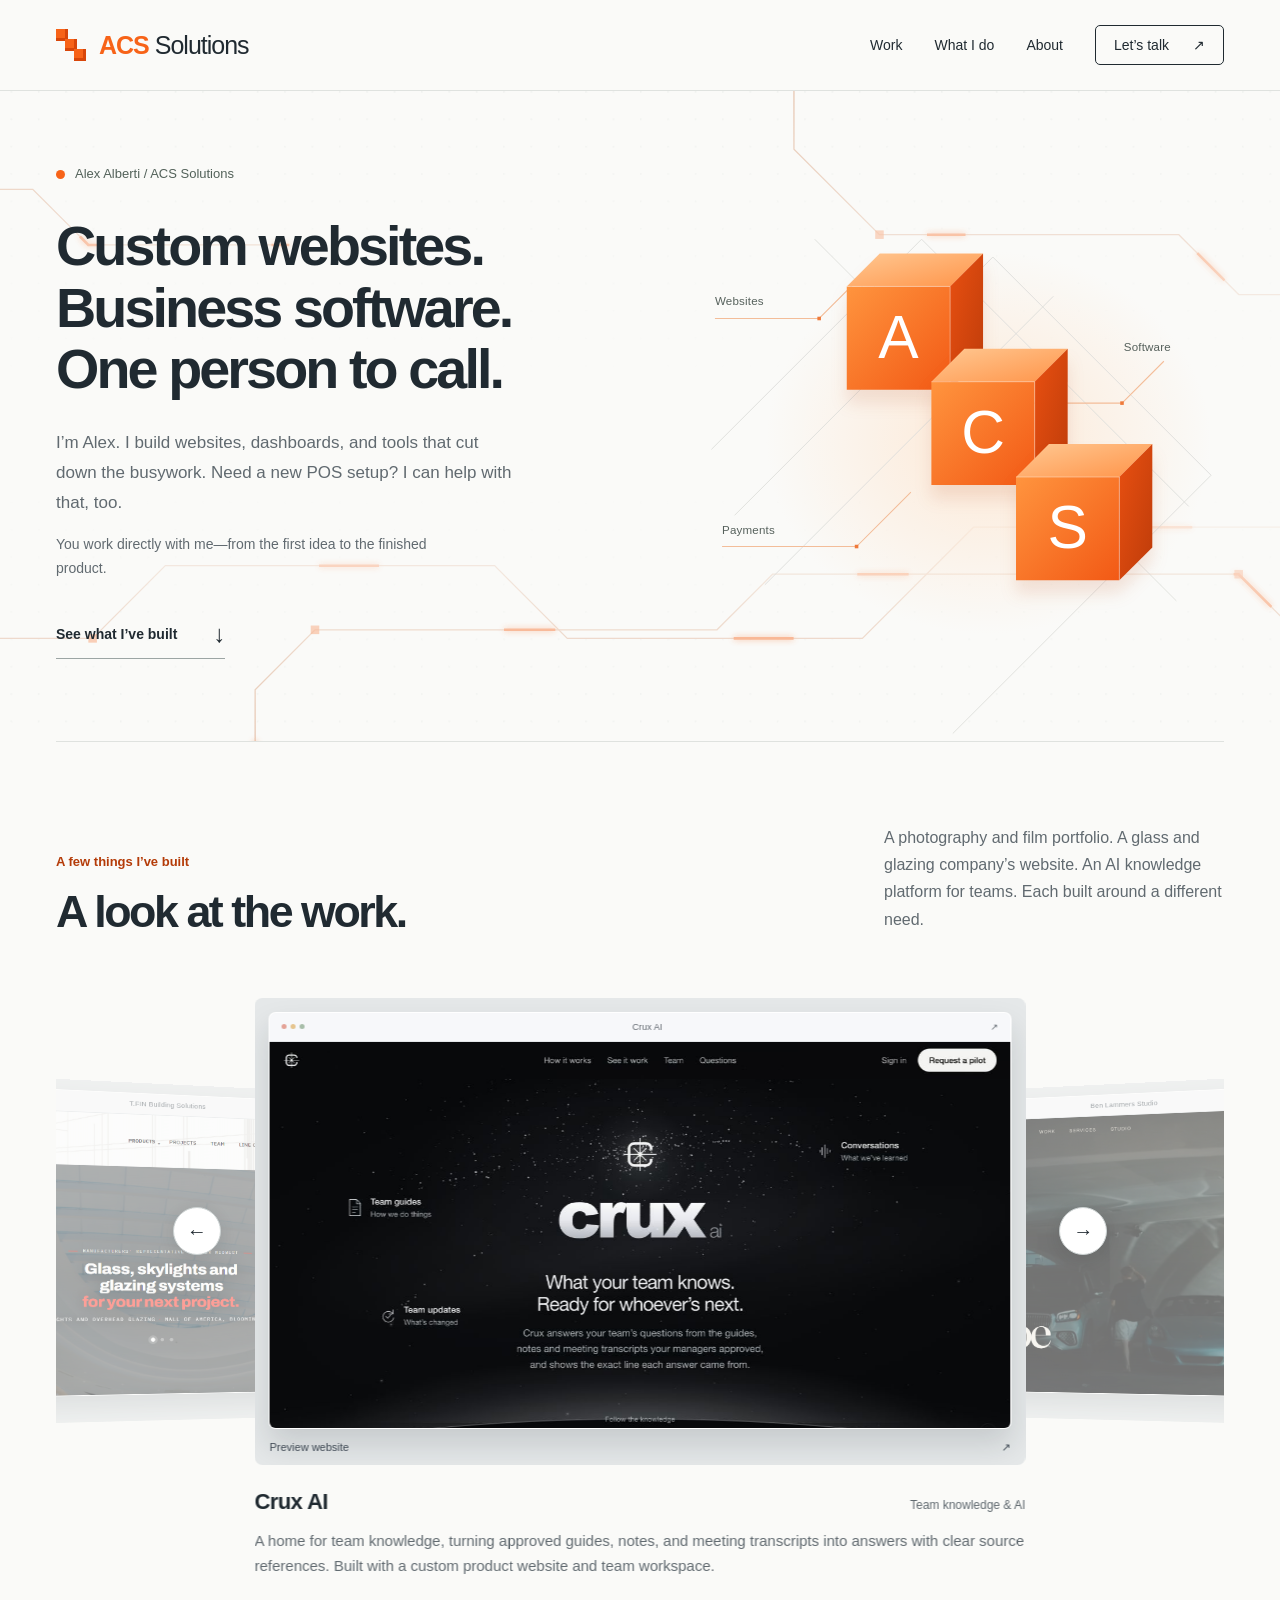
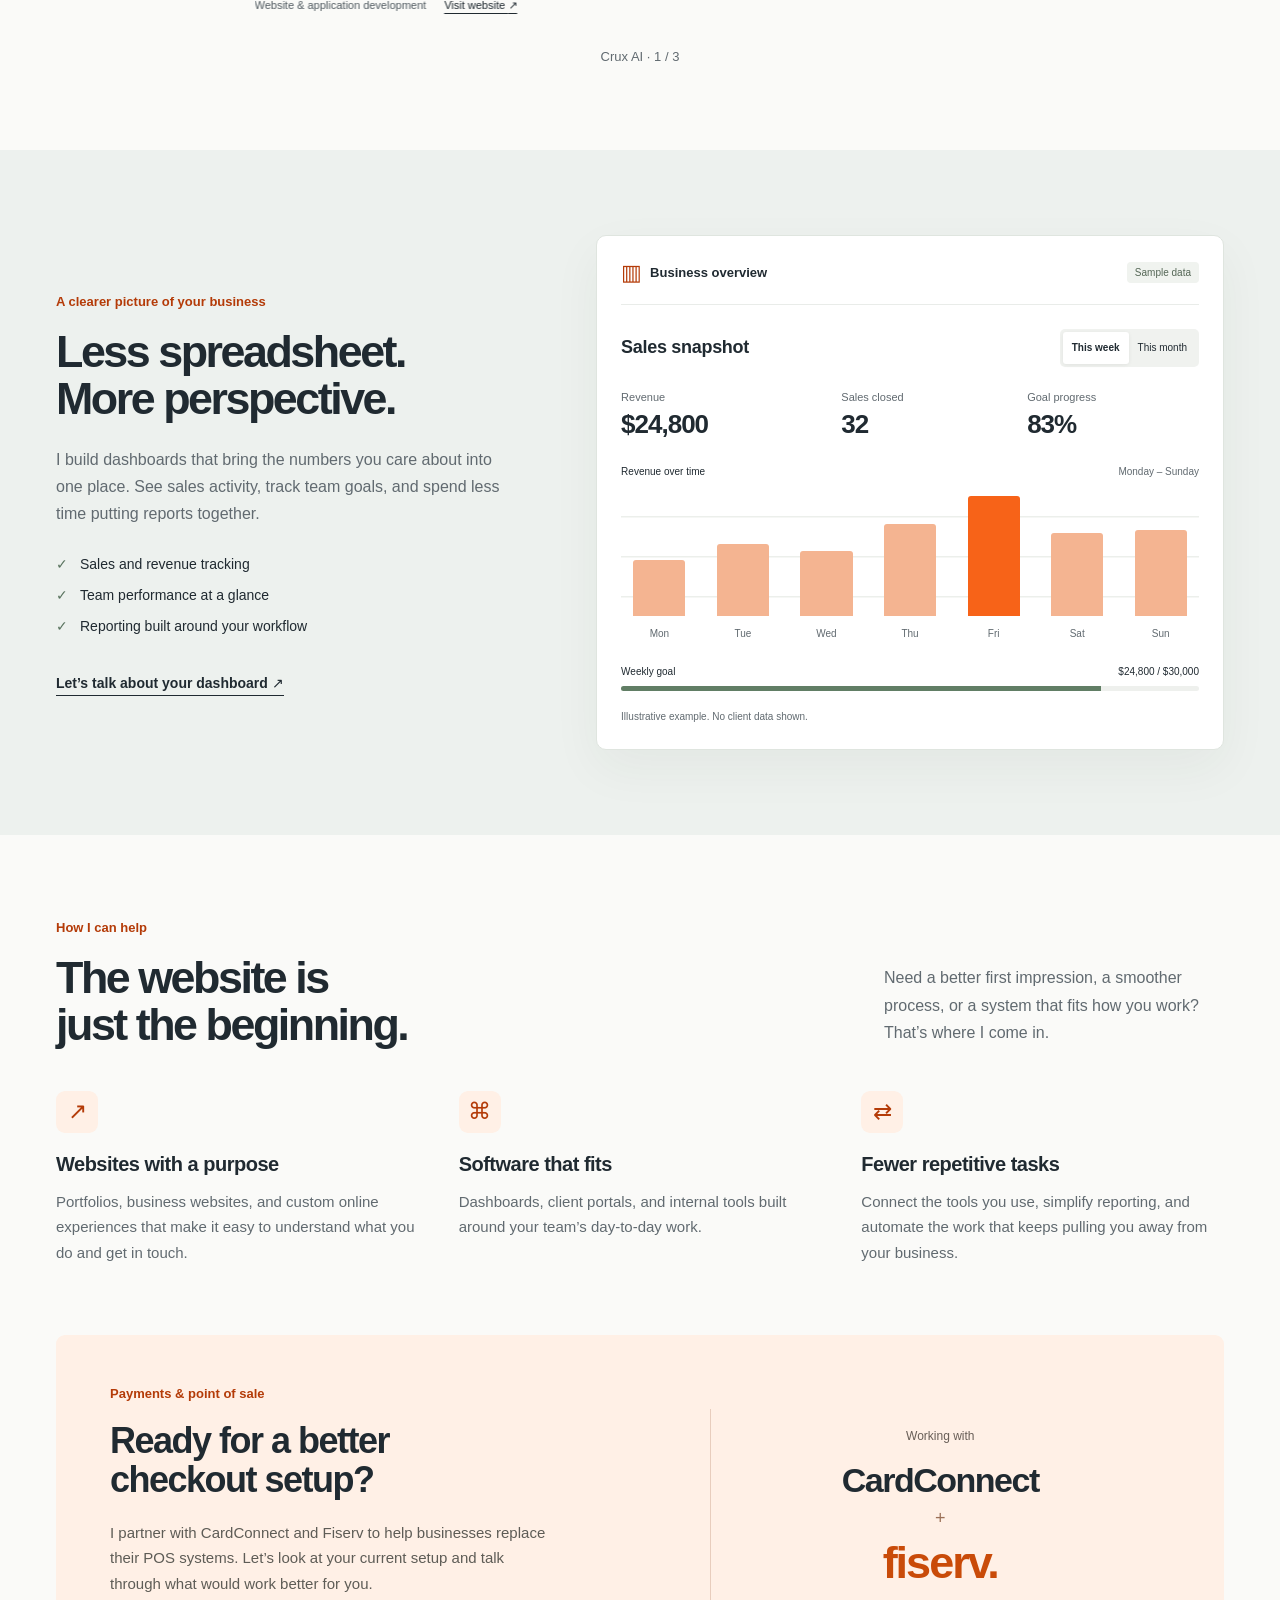
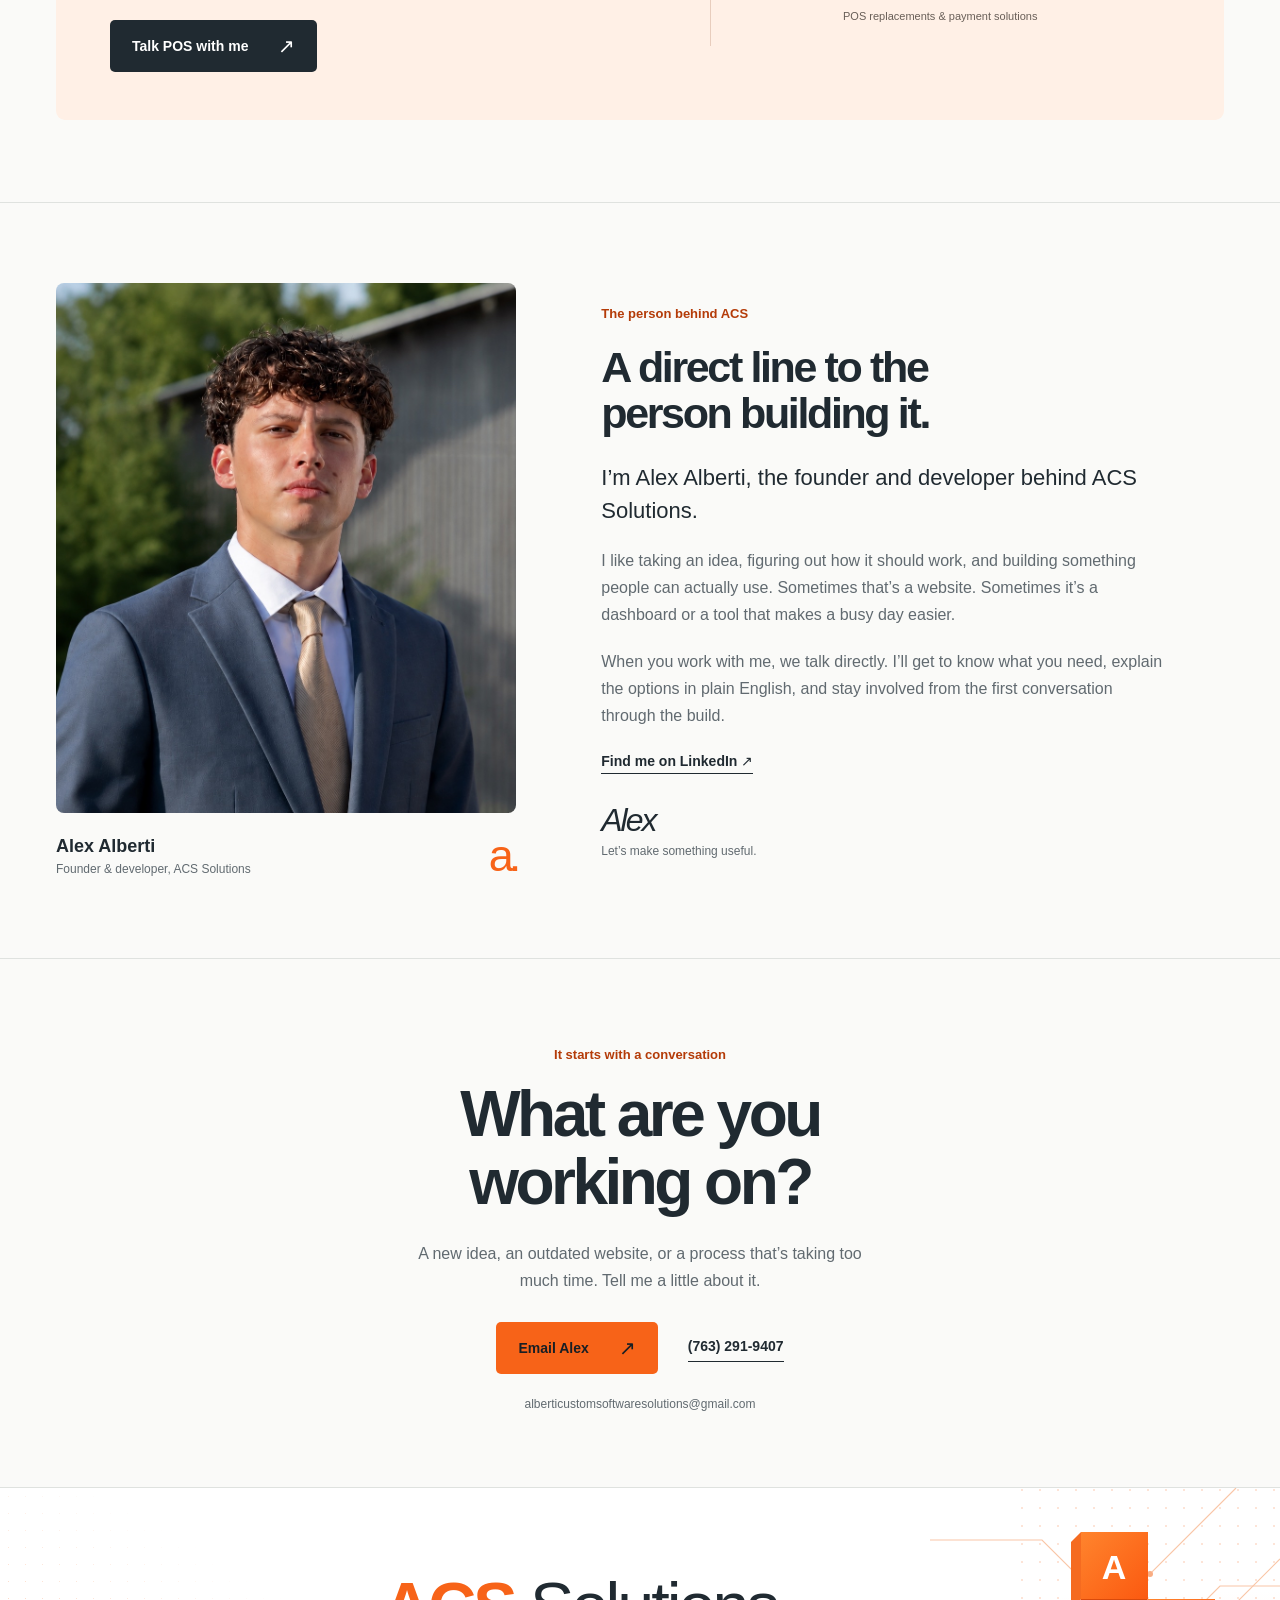
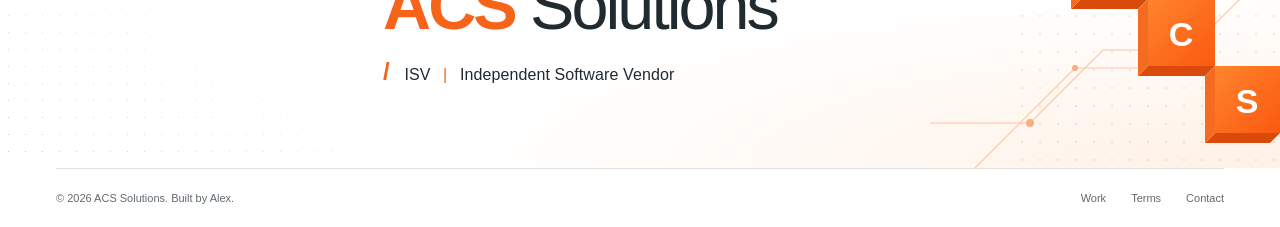
<file: index.html>
<!doctype html>
<html lang="en">
<head>
<meta charset="utf-8"><meta name="viewport" content="width=device-width,initial-scale=1">
<title>ACS Solutions | Websites, Software & POS with Alex Alberti</title>
<meta name="description" content="Work directly with Alex Alberti on custom websites, KPI dashboards, business software, and POS replacements through CardConnect and Fiserv partnerships.">
<link rel="canonical" href="https://acssolutions.xyz/"><meta name="theme-color" content="#fafaf8">
<meta property="og:type" content="website"><meta property="og:title" content="ACS Solutions | Built for your business. By Alex."><meta property="og:description" content="Custom websites, dashboards, software and payment solutions. Meet Alex and explore selected work."><meta property="og:url" content="https://acssolutions.xyz/"><meta property="og:image" content="https://acssolutions.xyz/assets/acs-brand-banner.png">
<link rel="icon" href="data:image/svg+xml,%3Csvg xmlns='http://www.w3.org/2000/svg' viewBox='0 0 32 32'%3E%3Crect width='32' height='32' rx='7' fill='%23f76318'/%3E%3Cpath d='M8 24 14 8h4l6 16h-4l-1-4h-6l-1 4zm6-7h4l-2-6z' fill='white'/%3E%3C/svg%3E">
<link rel="stylesheet" href="site.css?v=20261005-showcase-2"><script src="site.js?v=20261005-showcase-2" defer></script>
</head>
<body>
<a class="skip-link" href="#main">Skip to content</a>
<header class="site-header"><div class="container header-inner"><a class="brand" href="#" aria-label="ACS Solutions home"><span class="brand-mark" aria-hidden="true"><i></i><i></i><i></i></span><span><b>ACS</b> Solutions</span></a><nav aria-label="Main navigation"><a href="#work">Work</a><a href="#services">What I do</a><a href="#about">About</a><a class="nav-contact" href="#contact">Let’s talk <span aria-hidden="true">↗</span></a></nav></div></header>
<main id="main">
<section class="hero-scene" aria-labelledby="hero-title">
  <svg class="hero-circuit" viewBox="0 0 1600 760" preserveAspectRatio="xMidYMid slice" fill="none" aria-hidden="true">
    <defs><pattern id="hero-grid" width="32" height="32" patternUnits="userSpaceOnUse"><circle cx="1" cy="1" r=".8" fill="#b6c2be" opacity=".45"/></pattern></defs>
    <rect width="1600" height="760" fill="url(#hero-grid)"/>
    <g class="circuit-traces"><path d="M-60 640H160L245 555H630L715 640H1060L1190 510H1660"/><path d="M980 -60V68L1080 168H1430L1500 238H1660"/><path d="M-60 115H90L155 180H390"/><path d="M350 820V700L420 630H890L955 565H1500L1600 665"/></g>
    <g class="circuit-signals"><path d="M-60 640H160L245 555H630L715 640H1060L1190 510H1660"/><path d="M980 -60V68L1080 168H1430L1500 238H1660"/><path d="M-60 115H90L155 180H390"/><path d="M350 820V700L420 630H890L955 565H1500L1600 665"/></g>
    <g fill="#f76318" opacity=".65"><rect x="155" y="635" width="10" height="10"/><rect x="1075" y="163" width="10" height="10"/><rect x="415" y="625" width="10" height="10"/><rect x="1495" y="560" width="10" height="10"/></g>
  </svg>
  <div class="hero container">
    <div class="hero-copy"><p class="hello"><span aria-hidden="true"></span> Alex Alberti / ACS Solutions</p><h1 id="hero-title">Custom websites.<br>Business software.<br>One person to call.</h1><p class="hero-description">I’m Alex. I build websites, dashboards, and tools that cut down the busywork. Need a new POS setup? I can help with that, too.</p><p class="hero-personal">You work directly with me—from the first idea to the finished product.</p><a class="hero-work-link" href="#work"><span>See what I’ve built</span><span class="work-link-arrow" aria-hidden="true">↓</span></a></div>
    <div class="hero-identity">
      <svg class="acs-sculpture" viewBox="0 0 600 510" fill="none" role="img" aria-labelledby="sculpture-title sculpture-desc">
        <title id="sculpture-title">ACS Solutions</title><desc id="sculpture-desc">Three orange ACS blocks connect websites, software, and payments.</desc>
        <defs>
          <linearGradient id="acs-front" x1="0" y1="0" x2="1" y2="1"><stop stop-color="#ff943e"/><stop offset="1" stop-color="#f25915"/></linearGradient>
          <linearGradient id="acs-top" x1="0" y1="0" x2="1" y2="1"><stop stop-color="#ffc892"/><stop offset="1" stop-color="#ff9449"/></linearGradient>
          <linearGradient id="acs-side" x1="0" y1="0" x2="1" y2="1"><stop stop-color="#e95011"/><stop offset="1" stop-color="#be3c0a"/></linearGradient>
          <radialGradient id="acs-halo"><stop stop-color="#ffddbf" stop-opacity=".6"/><stop offset="1" stop-color="#ffddbf" stop-opacity="0"/></radialGradient>
        </defs>
        <ellipse cx="335" cy="290" rx="250" ry="215" fill="url(#acs-halo)"/>
        <g class="sculpture-guides" stroke="#dddeda" stroke-width="1"><path d="M50 372 340 82 585 327 295 617"/><path d="M24 298 260 62 560 362"/><path d="M84 450 408 126"/><path d="M140 62 546 468"/></g>
        <g stroke="#f3bd99" stroke-width="1.2"><path d="M28 151H145L190 106"/><path d="M343 246H485L532 199"/><path d="M36 407H187L248 346"/></g>
        <g class="sculpture-labels" fill="#56615c"><text x="28" y="136">Websites</text><text x="487" y="187">Software</text><text x="36" y="393">Payments</text></g>
        <g class="sculpture-cube sculpture-a">
          <path d="M176 115 213 78H329L292 115Z" fill="url(#acs-top)"/>
          <path d="M292 115 329 78V194L292 231Z" fill="url(#acs-side)"/>
          <path d="M176 115H292V231H176Z" fill="url(#acs-front)"/>
          <path d="M176 115H292V231" stroke="#fff" stroke-opacity=".4"/>
          <text x="234" y="195" text-anchor="middle">A</text>
        </g>
        <g class="sculpture-cube sculpture-c">
          <path d="M271 222 308 185H424L387 222Z" fill="url(#acs-top)"/>
          <path d="M387 222 424 185V301L387 338Z" fill="url(#acs-side)"/>
          <path d="M271 222H387V338H271Z" fill="url(#acs-front)"/>
          <path d="M271 222H387V338" stroke="#fff" stroke-opacity=".4"/>
          <text x="329" y="302" text-anchor="middle">C</text>
        </g>
        <g class="sculpture-cube sculpture-s">
          <path d="M366 329 403 292H519L482 329Z" fill="url(#acs-top)"/>
          <path d="M482 329 519 292V408L482 445Z" fill="url(#acs-side)"/>
          <path d="M366 329H482V445H366Z" fill="url(#acs-front)"/>
          <path d="M366 329H482V445" stroke="#fff" stroke-opacity=".4"/>
          <text x="424" y="409" text-anchor="middle">S</text>
        </g>
        <g class="sculpture-points" fill="#ef7a3a"><rect x="143" y="149" width="4" height="4"/><rect x="483" y="244" width="4" height="4"/><rect x="185" y="405" width="4" height="4"/></g>
      </svg>
    </div>
  </div>
</section>
<section class="work section container" id="work" aria-labelledby="work-title"><div class="section-intro"><div><p class="section-kicker">A few things I’ve built</p><h2 id="work-title">A look at the work.</h2></div><p>A photography and film portfolio. A glass and glazing company’s website. An AI knowledge platform for teams. Each built around a different need.</p></div><div class="showcase-shell"><div class="projects" role="region" aria-roledescription="carousel" aria-label="Featured websites" tabindex="0">
<article class="project"><button class="project-image crux-preview" data-preview="crux" aria-label="Enlarge Crux AI website preview">
      <span class="browser-frame"><span class="browser-chrome" aria-hidden="true"><span class="browser-dots"><i></i><i></i><i></i></span><span>Crux AI</span><span>↗</span></span><span class="browser-viewport"><img src="assets/crux-website.png" alt="Crux AI website with its team knowledge platform introduction" loading="lazy"></span></span>
      <span class="preview-label"><span>Preview website</span><span aria-hidden="true">↗</span></span></button><div class="project-heading"><h3>Crux AI</h3><span>Team knowledge &amp; AI</span></div><p>A home for team knowledge, turning approved guides, notes, and meeting transcripts into answers with clear source references. Built with a custom product website and team workspace.</p><div class="project-tags"><span>Website &amp; application development</span><a href="https://app.getcruxai.com" target="_blank" rel="noopener noreferrer">Visit website <span aria-hidden="true">↗</span></a></div></article>
<article class="project"><button class="project-image ben-preview" data-preview="ben" aria-label="Enlarge Ben Lammers Studio website preview">
      <span class="browser-frame"><span class="browser-chrome" aria-hidden="true"><span class="browser-dots"><i></i><i></i><i></i></span><span>Ben Lammers Studio</span><span>↗</span></span><span class="browser-viewport"><img src="assets/ben-lammers-full.png" alt="Full-page preview of the Ben Lammers Studio website" loading="lazy"></span></span>
      <span class="preview-label"><span>Preview website</span><span aria-hidden="true">↗</span></span></button><div class="project-heading"><h3>Ben Lammers Studio</h3><span>Photography & film</span></div><p>A visual home for Ben’s photography and films, with a portfolio that gives the work room to speak. Includes a client portal concept for sharing projects and progress.</p><div class="project-tags"><span>Website design & development</span><span>Client portal demo</span></div></article>
<article class="project"><button class="project-image tfin-preview" data-preview="tfin" aria-label="Enlarge T.FIN Building Solutions website preview">
      <span class="browser-frame"><span class="browser-chrome" aria-hidden="true"><span class="browser-dots"><i></i><i></i><i></i></span><span>T.FIN Building Solutions</span><span>↗</span></span><span class="browser-viewport"><img src="assets/tfin-full.png" alt="Full-page preview of the T.FIN Building Solutions website" loading="lazy"></span></span>
      <span class="preview-label"><span>Preview website</span><span aria-hidden="true">↗</span></span></button><div class="project-heading"><h3>T.FIN Building Solutions</h3><span>Glass & glazing</span></div><p>A new home for product lines, architectural projects, and quote requests. Built with content editing so the team can keep their own site up to date.</p><div class="project-tags"><span>Website & content management</span><a href="https://tfinbuildingsolutions.com" target="_blank" rel="noopener noreferrer">Visit website <span aria-hidden="true">↗</span></a></div></article>
</div><div class="showcase-controls"><button type="button" data-carousel="previous" aria-label="Previous website">←</button><p id="showcase-status" aria-live="polite">Crux AI · 1 / 3</p><button type="button" data-carousel="next" aria-label="Next website">→</button></div></div></section>
<section class="dashboard-section" id="dashboards" aria-labelledby="dashboard-title"><div class="container dashboard-layout"><div class="dashboard-copy"><p class="section-kicker">A clearer picture of your business</p><h2 id="dashboard-title">Less spreadsheet.<br>More perspective.</h2><p>I build dashboards that bring the numbers you care about into one place. See sales activity, track team goals, and spend less time putting reports together.</p><ul class="feature-list"><li>Sales and revenue tracking</li><li>Team performance at a glance</li><li>Reporting built around your workflow</li></ul><a class="text-link" href="#contact">Let’s talk about your dashboard <span aria-hidden="true">↗</span></a></div>
<div class="dashboard-demo" aria-label="Interactive dashboard example using sample data"><div class="dashboard-top"><span class="dashboard-brand"><span aria-hidden="true">▥</span> Business overview</span><span class="demo-label">Sample data</span></div><div class="dashboard-toolbar"><h3>Sales snapshot</h3><div class="period-switch" role="group" aria-label="Dashboard reporting period"><button type="button" data-period="week" aria-pressed="true">This week</button><button type="button" data-period="month" aria-pressed="false">This month</button></div></div><div class="dashboard-metrics" aria-live="polite" aria-atomic="true"><div><span>Revenue</span><strong id="revenue">$24,800</strong></div><div><span>Sales closed</span><strong id="sales">32</strong></div><div><span>Goal progress</span><strong id="goal">83%</strong></div></div><div class="chart-heading"><span>Revenue over time</span><span id="chart-period">Monday – Sunday</span></div><div class="bar-chart" role="img" aria-label="Sample daily revenue: Monday $2,400, Tuesday $3,100, Wednesday $2,800, Thursday $4,000, Friday $5,200, Saturday $3,600, Sunday $3,700."><div><i style="--height:46%"></i><span>Mon</span></div><div><i style="--height:60%"></i><span>Tue</span></div><div><i style="--height:54%"></i><span>Wed</span></div><div><i style="--height:77%"></i><span>Thu</span></div><div><i style="--height:100%"></i><span>Fri</span></div><div><i style="--height:69%"></i><span>Sat</span></div><div><i style="--height:71%"></i><span>Sun</span></div></div><div class="dashboard-bottom"><span>Weekly goal</span><strong id="goal-fraction">$24,800 / $30,000</strong></div><div class="goal-track"><span style="width:83%"></span></div><p class="demo-note">Illustrative example. No client data shown.</p></div></div></section>
<section class="services section container" id="services" aria-labelledby="services-title"><div class="section-intro"><div><p class="section-kicker">How I can help</p><h2 id="services-title">The website is<br>just the beginning.</h2></div><p>Need a better first impression, a smoother process, or a system that fits how you work? That’s where I come in.</p></div><div class="service-grid"><article><span class="service-icon" aria-hidden="true">↗</span><h3>Websites with a purpose</h3><p>Portfolios, business websites, and custom online experiences that make it easy to understand what you do and get in touch.</p></article><article><span class="service-icon" aria-hidden="true">⌘</span><h3>Software that fits</h3><p>Dashboards, client portals, and internal tools built around your team’s day-to-day work.</p></article><article><span class="service-icon" aria-hidden="true">⇄</span><h3>Fewer repetitive tasks</h3><p>Connect the tools you use, simplify reporting, and automate the work that keeps pulling you away from your business.</p></article></div>
<article class="payments"><div class="payments-copy"><p class="section-kicker">Payments & point of sale</p><h3>Ready for a better<br>checkout setup?</h3><p>I partner with CardConnect and Fiserv to help businesses replace their POS systems. Let’s look at your current setup and talk through what would work better for you.</p><a class="button dark" href="mailto:alberticustomsoftwaresolutions@gmail.com?subject=Let%E2%80%99s%20talk%20POS">Talk POS with me <span aria-hidden="true">↗</span></a></div><div class="payments-partners"><span class="partner-label">Working with</span><span class="partner-name">CardConnect</span><span class="partner-divider" aria-hidden="true">+</span><span class="partner-name fiserv">fiserv.</span><p>POS replacements & payment solutions</p></div></article></section>
<section class="about-section" id="about" aria-labelledby="about-title"><div class="container about-layout"><figure class="portrait"><img src="assets/alex-alberti.png" alt="Alex Alberti in a blue suit with trees in the background" width="1402" height="1122" loading="lazy"><figcaption><span><strong>Alex Alberti</strong><span>Founder & developer, ACS Solutions</span></span><span class="portrait-symbol" aria-hidden="true">a.</span></figcaption></figure><div class="about-copy"><p class="section-kicker">The person behind ACS</p><h2 id="about-title">A direct line to the<br>person building it.</h2><p class="about-lead">I’m Alex Alberti, the founder and developer behind ACS Solutions.</p><p>I like taking an idea, figuring out how it should work, and building something people can actually use. Sometimes that’s a website. Sometimes it’s a dashboard or a tool that makes a busy day easier.</p><p>When you work with me, we talk directly. I’ll get to know what you need, explain the options in plain English, and stay involved from the first conversation through the build.</p><a class="text-link" href="https://www.linkedin.com/in/alex-alberti-95018220a/" target="_blank" rel="noopener noreferrer">Find me on LinkedIn <span aria-hidden="true">↗</span></a><div class="signature">Alex <span>Let’s make something useful.</span></div></div></div></section>
<section class="contact section container" id="contact" aria-labelledby="contact-title"><p class="section-kicker">It starts with a conversation</p><h2 id="contact-title">What are you<br>working on?</h2><p>A new idea, an outdated website, or a process that’s taking too much time. Tell me a little about it.</p><div class="contact-actions"><a class="button primary" href="mailto:alberticustomsoftwaresolutions@gmail.com?subject=Project%20idea%20for%20ACS">Email Alex <span aria-hidden="true">↗</span></a><a class="text-link" href="tel:+17632919407">(763) 291-9407</a></div><a class="contact-email" href="mailto:alberticustomsoftwaresolutions@gmail.com">alberticustomsoftwaresolutions@gmail.com</a></section>
</main>
<footer class="site-footer">
  <div class="footer-brand" aria-label="ACS Solutions, Independent Software Vendor">
    <div class="footer-wordmark"><p><strong>ACS</strong> Solutions</p><span><b aria-hidden="true">/</b> ISV <i aria-hidden="true">|</i> Independent Software Vendor</span></div>
    <svg class="footer-circuit" viewBox="0 0 350 280" fill="none" aria-hidden="true">
      <defs><linearGradient id="cube-front" x1="0" y1="0" x2="1" y2="1"><stop stop-color="#ff842d"/><stop offset="1" stop-color="#fb5910"/></linearGradient><pattern id="circuit-dots" width="18" height="18" patternUnits="userSpaceOnUse"><circle cx="2" cy="2" r="1" fill="#f76318" opacity=".23"/></pattern></defs>
      <rect x="80" y="0" width="270" height="280" fill="url(#circuit-dots)"/>
      <g stroke="#f9c6a7" stroke-width="1.2"><path d="M0 52H112L146 86H220L306 0"/><path d="M0 235H100L173 162H259L350 71"/><path d="M45 280L145 180H208L290 98H350"/></g>
      <g fill="#f9ad83"><circle cx="100" cy="235" r="4"/><circle cx="145" cy="180" r="3"/><circle cx="220" cy="86" r="3"/></g>
      <g class="footer-cube cube-a"><path d="M151 44H218V111H151Z" fill="url(#cube-front)"/><path d="M151 111H218L208 121H141Z" fill="#d94a0b"/><path d="M141 54L151 44V111L141 121Z" fill="#f56b20"/><text x="184" y="91" text-anchor="middle">A</text></g>
      <g class="footer-cube cube-c"><path d="M218 111H285V178H218Z" fill="url(#cube-front)"/><path d="M218 178H285L275 188H208Z" fill="#d94a0b"/><path d="M208 121L218 111V178L208 188Z" fill="#f56b20"/><text x="251" y="158" text-anchor="middle">C</text></g>
      <g class="footer-cube cube-s"><path d="M285 178H350V245H285Z" fill="url(#cube-front)"/><path d="M285 245H350L340 255H275Z" fill="#d94a0b"/><path d="M275 188L285 178V245L275 255Z" fill="#f56b20"/><text x="317" y="225" text-anchor="middle">S</text></g>
    </svg>
  </div>
  <div class="container"><div class="footer-bottom"><span>© <span id="year">2026</span> ACS Solutions. Built by Alex.</span><div><a href="#work">Work</a><a href="terms.html">Terms</a><a href="#contact">Contact</a></div></div></div>
</footer>
<dialog id="project-dialog" aria-labelledby="preview-title"><div class="dialog-heading"><h2 id="preview-title">Project preview</h2><button type="button" class="close-dialog" aria-label="Close project preview">✕</button></div><img id="preview-image" src="assets/ben-lammers-website.png" alt=""><p id="preview-description"></p></dialog>
</body></html>
</file>
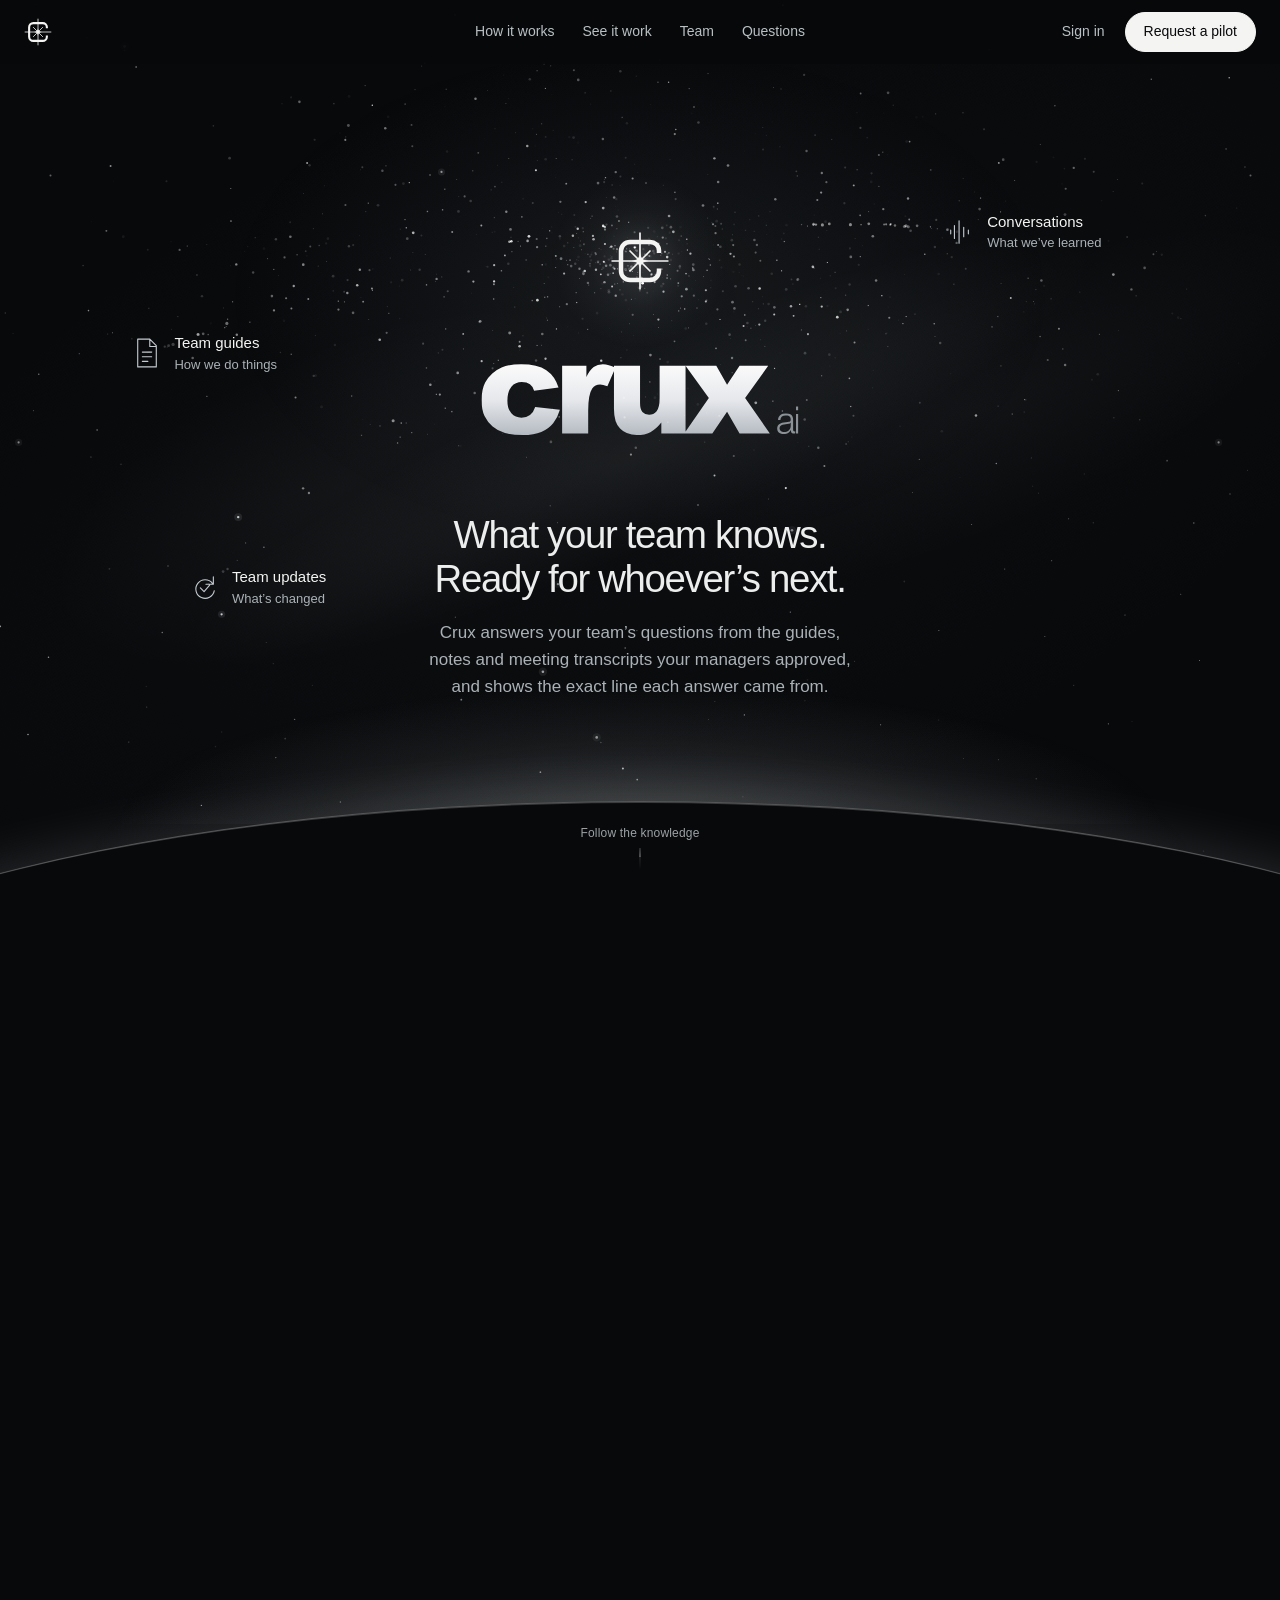
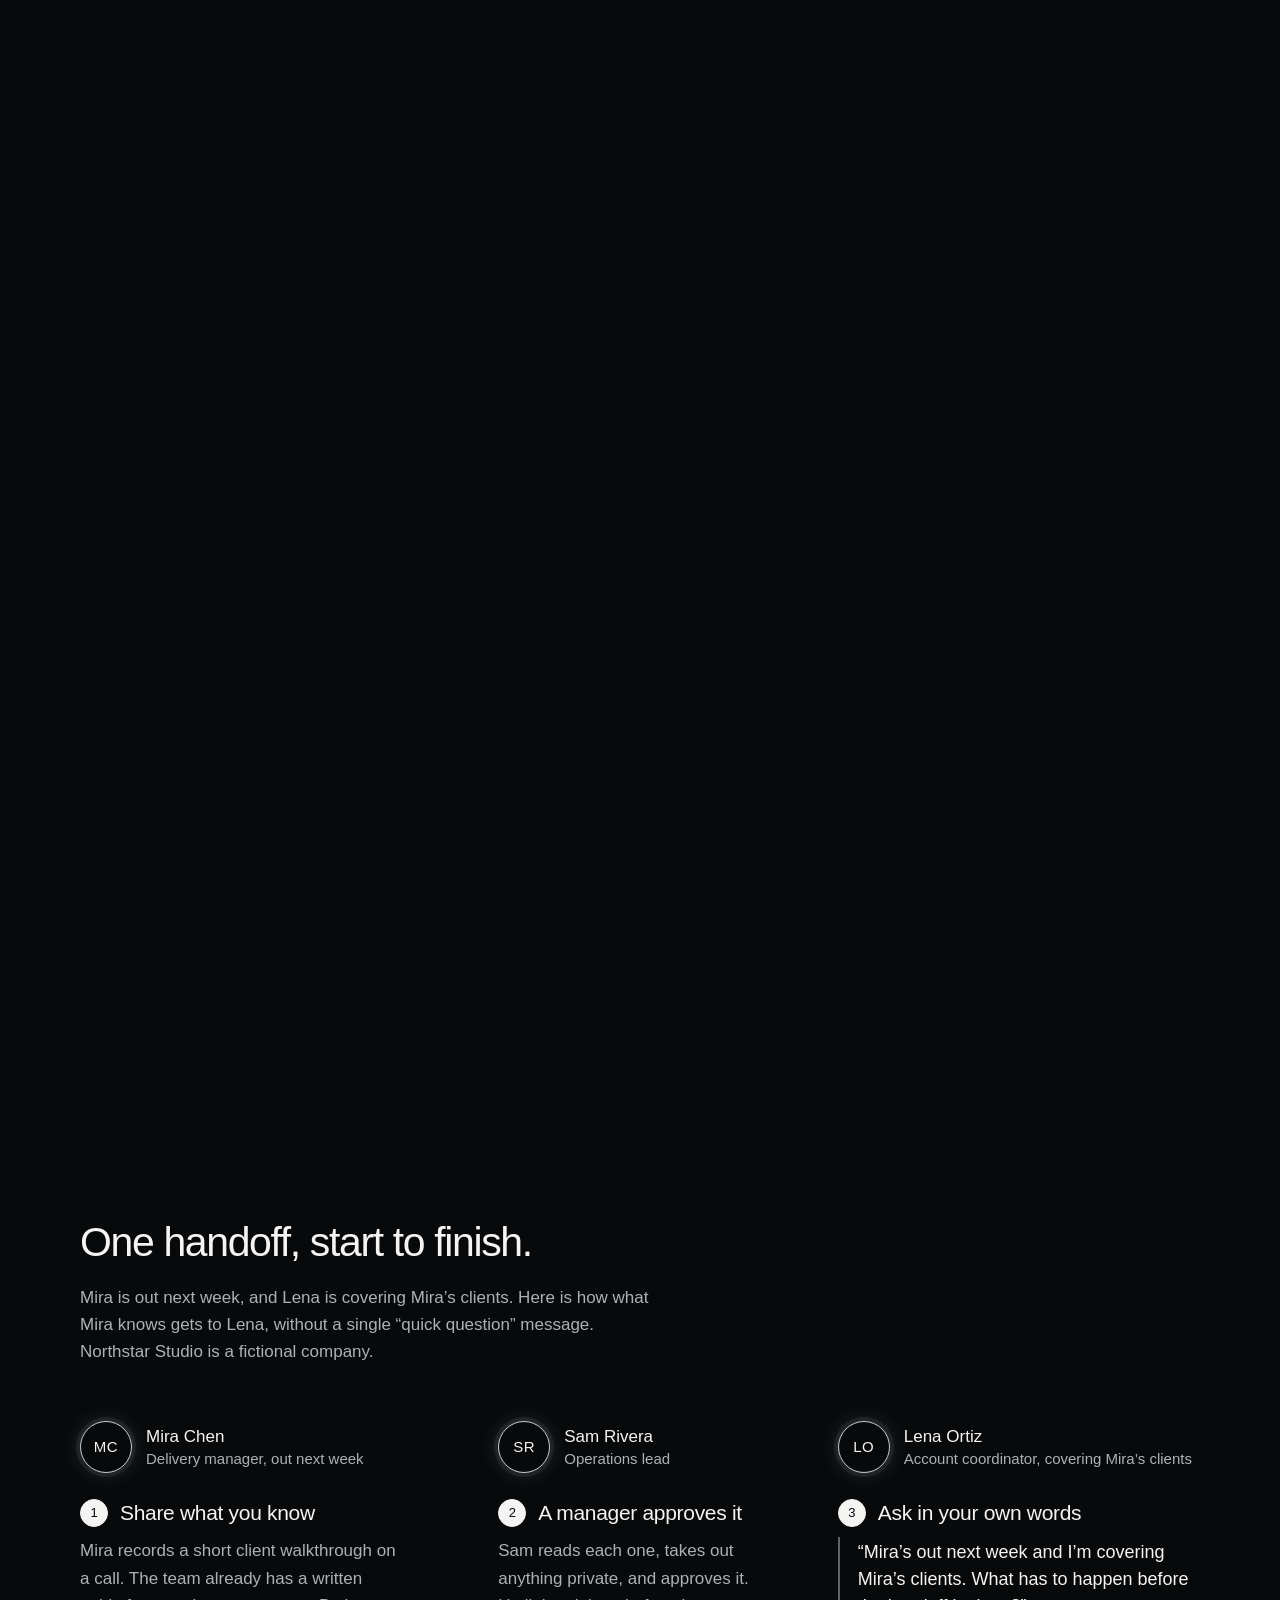
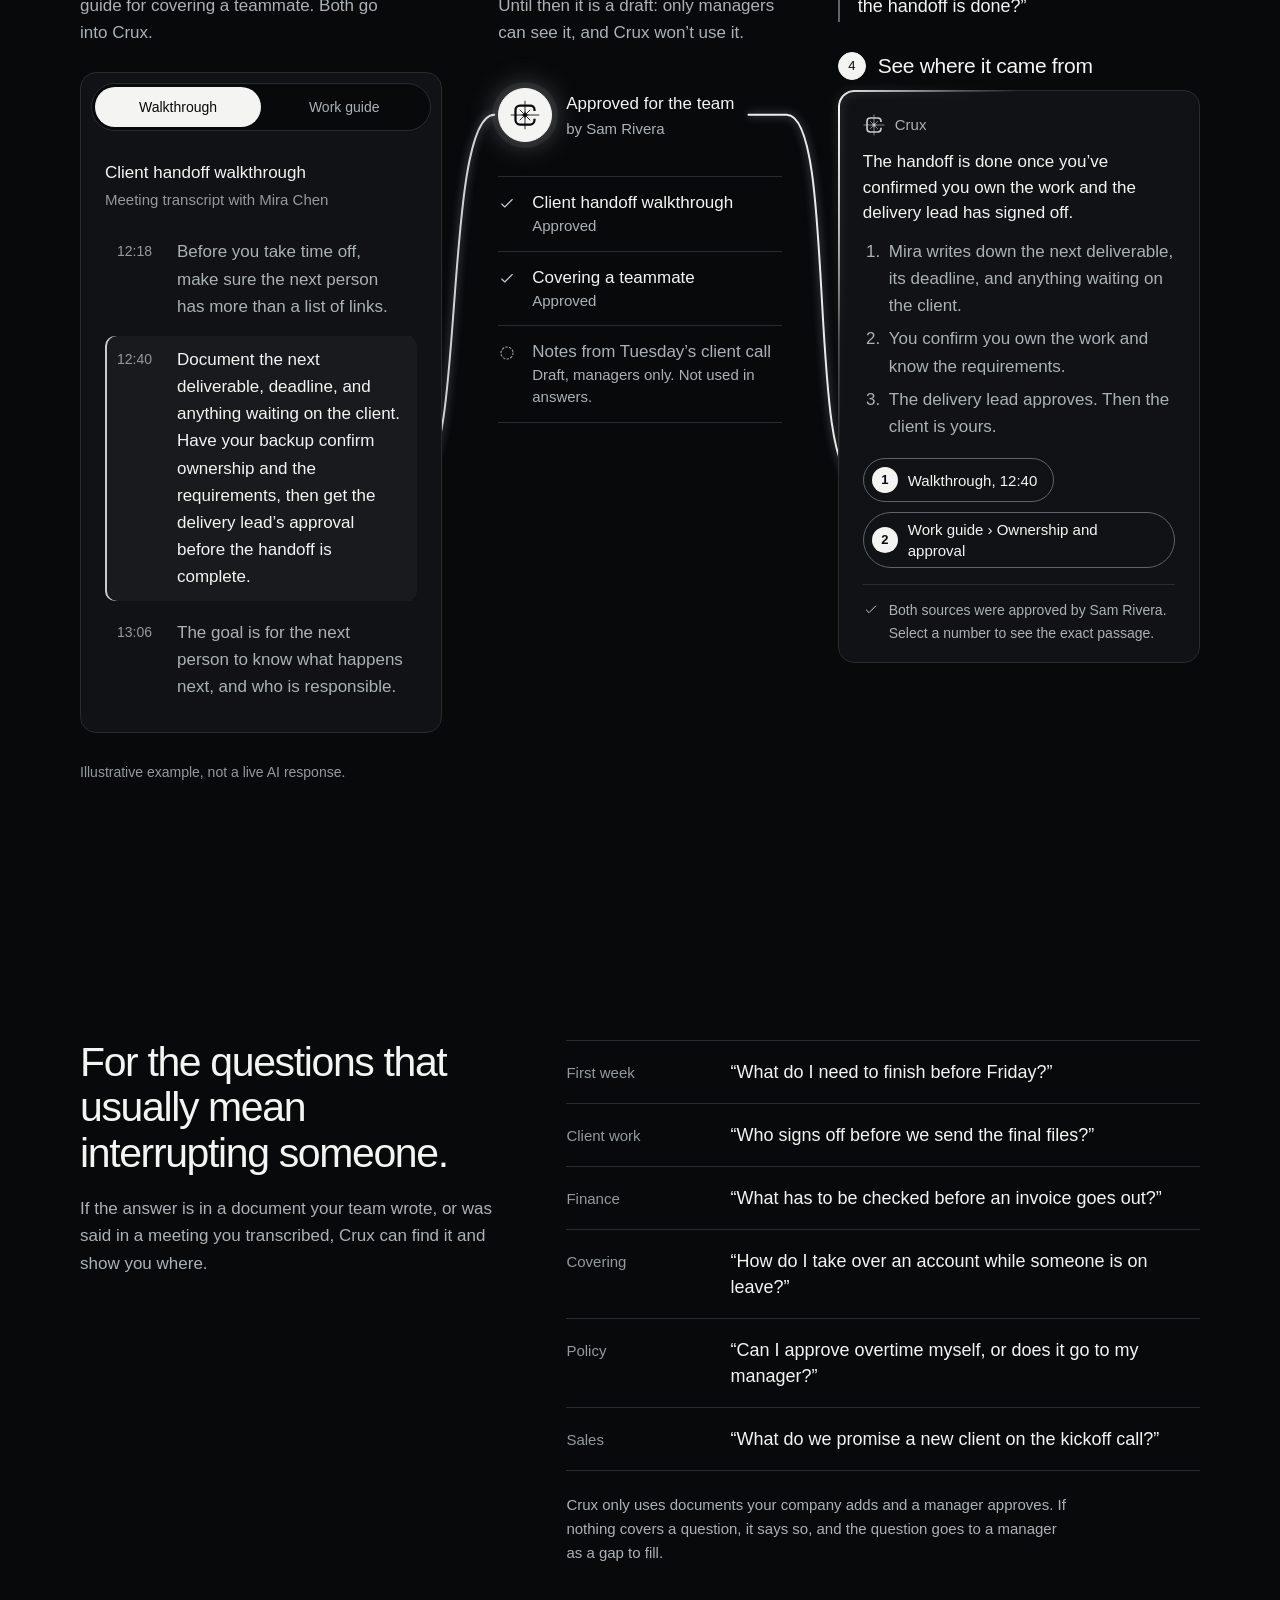
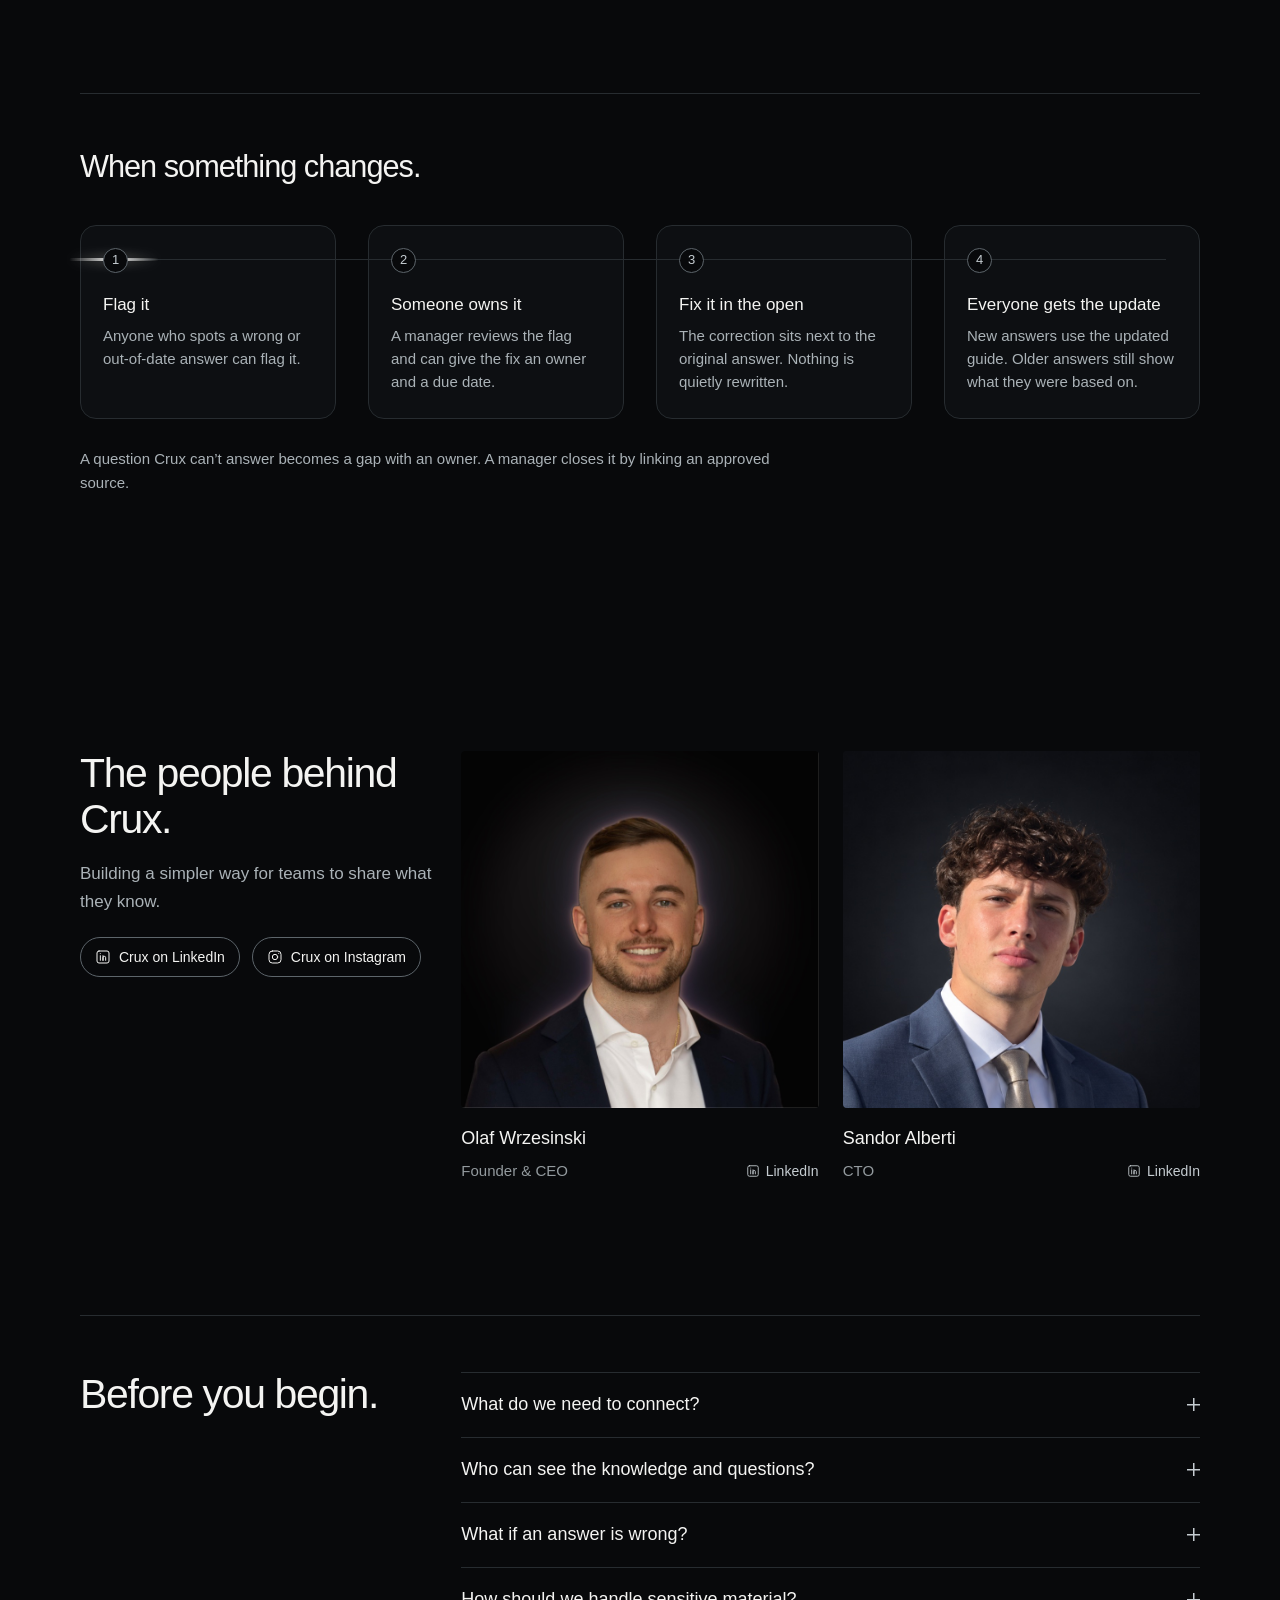
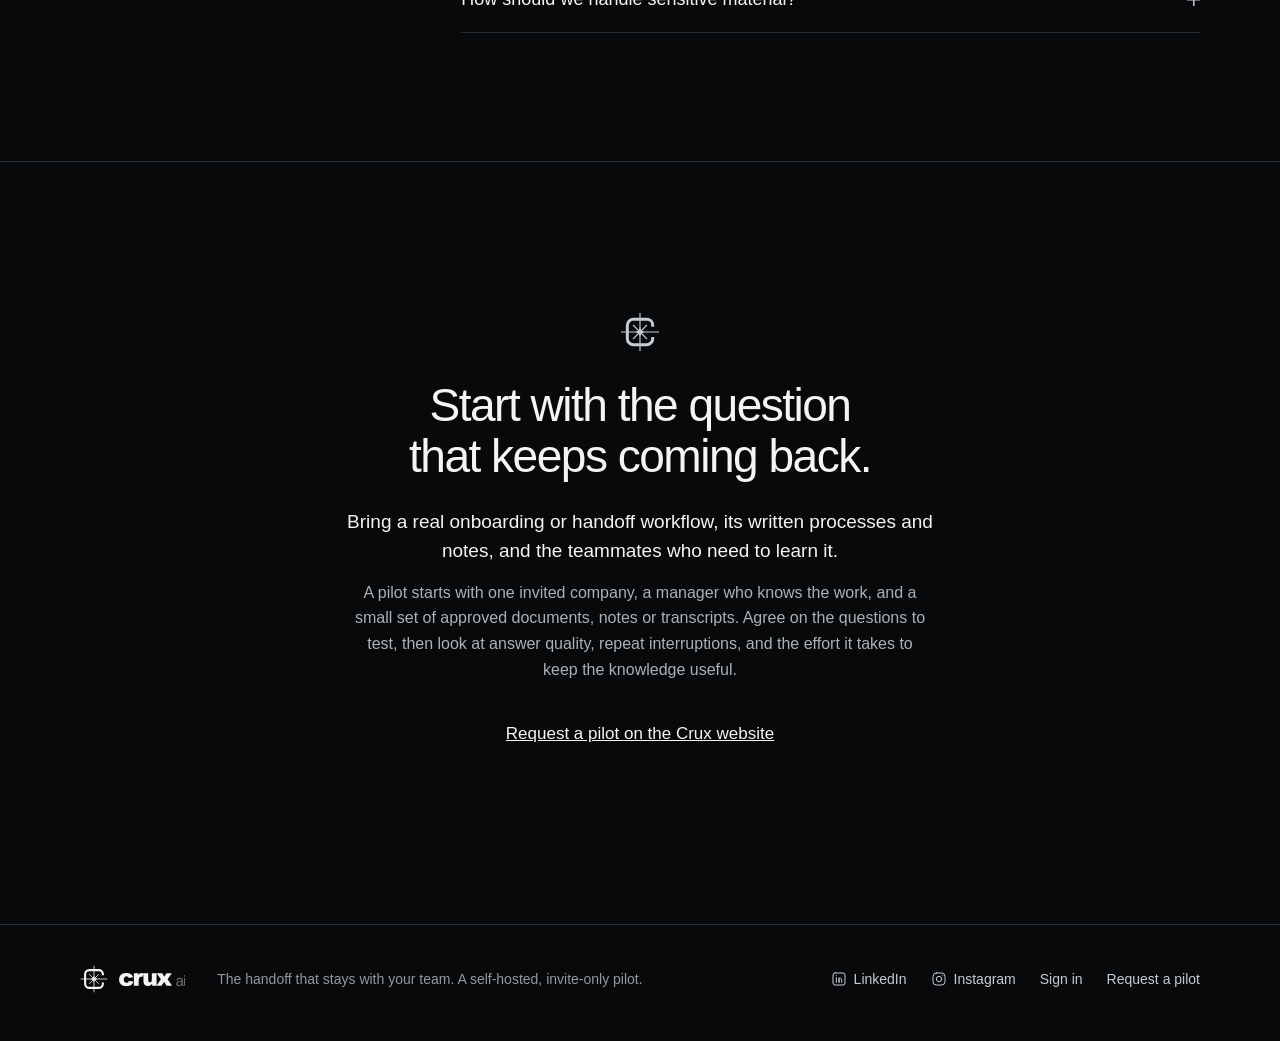
<file: previews/crux/index.html>
<!doctype html>
<html lang="en" class="no-js">
<head>
<meta name="robots" content="noindex">
  <meta charset="utf-8">
  <meta name="viewport" content="width=device-width, initial-scale=1">
  <meta name="theme-color" content="#08090b">
  <meta name="description" content="Crux answers from the guides, notes and meeting transcripts a manager has approved, and shows the passage each answer came from. A self-hosted, invite-only pilot.">
  <meta property="og:type" content="website">
  <meta property="og:site_name" content="Crux AI">
  <meta property="og:title" content="Crux AI · Knowledge that stays with your team">
  <meta property="og:description" content="Turn your team's guides, notes and conversations into answers everyone can trust.">
  <meta property="og:url" content="https://app.getcruxai.com/">
  <meta property="og:image" content="https://app.getcruxai.com/crux-share-v1.png">
  <meta property="og:image:type" content="image/png">
  <meta property="og:image:width" content="1200">
  <meta property="og:image:height" content="630">
  <meta property="og:image:alt" content="The Crux AI star logo and wordmark on a dark background">
  <meta name="twitter:card" content="summary_large_image">
  <meta name="twitter:title" content="Crux AI · Knowledge that stays with your team">
  <meta name="twitter:description" content="Turn your team's guides, notes and conversations into answers everyone can trust.">
  <meta name="twitter:image" content="https://app.getcruxai.com/crux-share-v1.png">
  <meta name="twitter:image:alt" content="The Crux AI star logo and wordmark on a dark background">
  <title>Crux AI · Knowledge that stays with your team</title>
  <link rel="icon" type="image/svg+xml" href="favicon.svg">
  <script src="motion-boot.js?v=refined-1"></script>
  <link rel="stylesheet" href="landing.css?v=refined-1">
  <link rel="stylesheet" href="sky.css?v=refined-1">
  <link rel="stylesheet" href="led.css?v=refined-1">
  <link rel="stylesheet" href="sections.css?v=refined-1">
  <link rel="stylesheet" href="team.css?v=refined-1">
  <link rel="stylesheet" href="pilot.css?v=refined-1">

  <script type="module" src="atmosphere.js?v=refined-1"></script>
  <script type="module" src="landing.js?v=refined-1"></script>
</head>
<body id="top">
<svg width="0" height="0" class="sr-only" aria-hidden="true" focusable="false">
  <symbol id="mark" viewBox="0 0 120 120"><path d="M98 44v-5c0-10-8-17-18-17H40c-10 0-18 8-18 18v40c0 10 8 18 18 18h40c10 0 18-8 18-18v-5" fill="none" stroke="currentColor" stroke-width="9"/><path d="M60 3v114M3 60h114M39 39l42 42m0-42L39 81" fill="none" stroke="currentColor" stroke-width="3.4"/><path d="M60 43c2 12 5 15 17 17-12 2-15 5-17 17-2-12-5-15-17-17 12-2 15-5 17-17Z" fill="currentColor"/></symbol>
  <!-- Small lockup: "crux" outlined from Arial Black at -0.075em, "ai" from Helvetica Neue Light at 0.62em (header, footer). -->
  <symbol id="lockup" viewBox="34.1 -532.3 2759.2 546.5"><path d="M446.8 -202.6 635.7 -181.2Q620.1 -122.1 584.5 -78.9Q548.8 -35.6 493.4 -11.7Q438 12.2 352.5 12.2Q270 12.2 215.1 -3.2Q160.2 -18.6 120.6 -53Q81.1 -87.4 58.6 -133.8Q36.1 -180.2 36.1 -256.8Q36.1 -336.9 63.5 -390.1Q83.5 -429.2 118.2 -460.2Q152.8 -491.2 189.5 -506.3Q247.6 -530.3 338.4 -530.3Q465.3 -530.3 532 -484.9Q598.6 -439.5 625.5 -352.1L438.5 -327.1Q429.7 -360.4 406.5 -377.2Q383.3 -394 344.2 -394Q294.9 -394 264.4 -358.6Q233.9 -323.2 233.9 -251.5Q233.9 -187.5 264.2 -154.3Q294.4 -121.1 341.3 -121.1Q380.4 -121.1 407 -141.1Q433.6 -161.1 446.8 -202.6ZM654 -518.6H840V-433.6Q866.9 -488.8 895.5 -509.5Q924 -530.3 966 -530.3Q1010 -530.3 1062.2 -502.9L1000.7 -361.3Q965.5 -376 945 -376Q906 -376 884.5 -343.8Q853.7 -298.3 853.7 -173.8V0H654ZM1600.5 0H1414.9V-84Q1373.4 -32.2 1331.2 -10.3Q1289 11.7 1227.4 11.7Q1145.4 11.7 1098.8 -37.4Q1052.1 -86.4 1052.1 -188.5V-518.6H1251.9V-233.4Q1251.9 -184.6 1269.9 -164.1Q1288 -143.6 1320.7 -143.6Q1356.3 -143.6 1379.1 -170.9Q1401.8 -198.2 1401.8 -269V-518.6H1600.5ZM1601.2 -518.6H1837L1919.5 -374L2015.2 -518.6H2234.5L2057.7 -271.5L2247.2 0H2015.2L1919.5 -167L1806.7 0H1591.4L1779.9 -271.5Z"/><path fill-opacity=".56" d="M2438.5 -222H2477.6Q2478.8 -261 2502.4 -278.7Q2525.9 -296.4 2563.1 -296.4Q2580.5 -296.4 2595.7 -293.6Q2610.9 -290.8 2622.3 -283.3Q2633.8 -275.9 2640.3 -263.2Q2646.8 -250.5 2646.8 -230.6Q2646.8 -217.6 2643.4 -209.6Q2640 -201.5 2633.8 -196.8Q2627.6 -192.2 2618.3 -190.3Q2609 -188.5 2596.6 -187.2Q2565 -183.5 2534.3 -179.5Q2503.6 -175.5 2479.1 -165.5Q2454.6 -155.6 2439.7 -136.7Q2424.9 -117.8 2424.9 -84.3Q2424.9 -60.1 2433.2 -42.5Q2441.6 -24.8 2456.2 -13.3Q2470.7 -1.9 2490.3 3.4Q2509.8 8.7 2532.1 8.7Q2555.7 8.7 2572.7 4.3Q2589.8 0 2603.1 -8.1Q2616.4 -16.1 2627.3 -28.2Q2638.1 -40.3 2648.7 -55.8H2649.9Q2649.9 -43.4 2651.5 -33.2Q2653 -22.9 2658 -15.5Q2662.9 -8.1 2671.9 -4Q2680.9 0 2695.8 0Q2703.9 0 2709.1 -0.6Q2714.4 -1.2 2721.2 -2.5V-35.3Q2715.6 -32.9 2708.8 -32.9Q2685.9 -32.9 2685.9 -56.4V-226.3Q2685.9 -258.5 2675.3 -278.7Q2664.8 -298.8 2648.1 -310Q2631.3 -321.2 2610.2 -325.2Q2589.2 -329.2 2568.1 -329.2Q2540.2 -329.2 2517.2 -323Q2494.3 -316.8 2477.3 -303.8Q2460.2 -290.8 2450.3 -270.3Q2440.4 -249.9 2438.5 -222ZM2646.8 -174.8V-124Q2646.8 -100.4 2637.8 -81.8Q2628.8 -63.2 2613.7 -50.2Q2598.5 -37.2 2578 -30.4Q2557.5 -23.6 2535.2 -23.6Q2521.6 -23.6 2508.6 -27.9Q2495.5 -32.2 2485.6 -40.6Q2475.7 -49 2469.8 -60.5Q2463.9 -71.9 2463.9 -86.8Q2463.9 -110.4 2477.9 -123.1Q2491.8 -135.8 2513.5 -142.6Q2535.2 -149.4 2561.6 -152.8Q2587.9 -156.2 2612.7 -160.6Q2620.8 -161.8 2631.3 -164.9Q2641.9 -168 2645.6 -174.8ZM2752.2 -442.7V-380.1H2791.3V-442.7ZM2752.2 -319.9V0H2791.3V-319.9Z"/></symbol>
</svg>
<div class="galaxy" aria-hidden="true"><div class="g-band"></div><div class="g-far"></div><div class="g-near"></div></div>
<a class="skip" href="#main">Skip to content</a>

<header class="site-header">
  <div class="bar">
    <a class="brand" href="#top" aria-label="Crux home"><svg class="mark" aria-hidden="true"><use href="#mark"/></svg><svg class="lockup is-off" aria-hidden="true"><use href="#lockup"/></svg></a>
    <nav class="nav" aria-label="Main">
      <a href="#how-it-works">How it works</a>
      <a href="#example">See it work</a>
      <a href="#our-team">Team</a>
      <a href="#questions">Questions</a>
    </nav>
    <div class="bar-end">
      <a class="signin" href="https://app.getcruxai.com/app#login">Sign in</a>
      <a class="pill pill--fill" href="#pilot">Request a pilot</a>
      <details class="menu">
        <summary><svg class="icon" viewBox="0 0 24 24" aria-hidden="true"><path d="M4 7h16M4 12h16M4 17h16"/></svg>Menu</summary>
        <nav class="menu-panel" aria-label="Main">
          <a href="#how-it-works">How it works</a>
          <a href="#example">See it work</a>
          <a href="#our-team">Team</a>
          <a href="#questions">Questions</a>
          <hr>
          <a href="https://app.getcruxai.com/app#login">Sign in to your workspace</a>
        </nav>
      </details>
    </div>
  </div>
</header>

<main id="main" tabindex="-1">
  <section class="hero" id="hero" aria-labelledby="hero-title" data-visible="true">
    <div class="scene">
      <div class="stage">
        <div class="sky" aria-hidden="true">
          <img class="stars" src="hero-stars.svg" alt="" width="1440" height="900">
          <div class="atmo"></div>
          <div class="flare-glow"></div>
        </div>

        <canvas class="fx" aria-hidden="true"></canvas>

        <div class="constellation" aria-hidden="true">
          <div class="source source--guides" data-source><div class="source-row"><svg class="icon source-icon" viewBox="0 0 28 34"><path d="M4 2h13l7 7v23H4zM17 2v8h7M9 16h10M9 21h10M9 26h6"/></svg><span><b>Team guides</b><small>How we do things</small></span></div></div>
          <div class="source source--talk" data-source><div class="source-row"><svg class="icon source-icon" viewBox="0 0 28 34"><path d="M4 15v4m4-9v14m5-19v24m5-17v10m5-7v4"/></svg><span><b>Conversations</b><small>What we’ve learned</small></span></div></div>
          <div class="source source--updates" data-source><div class="source-row"><svg class="icon source-icon" viewBox="0 0 28 34"><path d="M22 13A10 10 0 1 0 24 21M23 6v8h-8M9 18l4 4 6-7"/></svg><span><b>Team updates</b><small>What’s changed</small></span></div></div>
          <div class="core-aura"></div>
          <div class="core-boost"></div>
          <span class="core"><svg class="mark"><use href="#mark"/></svg></span>
        </div>

        <svg class="wordmark" viewBox="34.1 -532.3 2430.9 546.5" role="img" aria-label="Crux AI">
          <defs><linearGradient id="silver-fill" x1="0" y1="0" x2="0" y2="1"><stop offset="0" stop-color="#fbfbfb"/><stop offset=".5" stop-color="#e6e8ec"/><stop offset="1" stop-color="#b4bac1"/></linearGradient></defs>
          <path fill="url(#silver-fill)" d="M446.8 -202.6 635.7 -181.2Q620.1 -122.1 584.5 -78.9Q548.8 -35.6 493.4 -11.7Q438 12.2 352.5 12.2Q270 12.2 215.1 -3.2Q160.2 -18.6 120.6 -53Q81.1 -87.4 58.6 -133.8Q36.1 -180.2 36.1 -256.8Q36.1 -336.9 63.5 -390.1Q83.5 -429.2 118.2 -460.2Q152.8 -491.2 189.5 -506.3Q247.6 -530.3 338.4 -530.3Q465.3 -530.3 532 -484.9Q598.6 -439.5 625.5 -352.1L438.5 -327.1Q429.7 -360.4 406.5 -377.2Q383.3 -394 344.2 -394Q294.9 -394 264.4 -358.6Q233.9 -323.2 233.9 -251.5Q233.9 -187.5 264.2 -154.3Q294.4 -121.1 341.3 -121.1Q380.4 -121.1 407 -141.1Q433.6 -161.1 446.8 -202.6ZM653 -518.6H839V-433.6Q865.9 -488.8 894.5 -509.5Q923 -530.3 965 -530.3Q1009 -530.3 1061.2 -502.9L999.7 -361.3Q964.5 -376 944 -376Q905 -376 883.5 -343.8Q852.7 -298.3 852.7 -173.8V0H653ZM1598.5 0H1412.9V-84Q1371.4 -32.2 1329.2 -10.3Q1287 11.7 1225.4 11.7Q1143.4 11.7 1096.8 -37.4Q1050.1 -86.4 1050.1 -188.5V-518.6H1249.9V-233.4Q1249.9 -184.6 1267.9 -164.1Q1286 -143.6 1318.7 -143.6Q1354.3 -143.6 1377.1 -170.9Q1399.8 -198.2 1399.8 -269V-518.6H1598.5ZM1598.2 -518.6H1834L1916.5 -374L2012.2 -518.6H2231.5L2054.7 -271.5L2244.2 0H2012.2L1916.5 -167L1803.7 0H1588.4L1776.9 -271.5Z"/><path fill="#8b9297" d="M2306.7 -103.8H2325Q2325.5 -122.1 2336.6 -130.4Q2347.6 -138.6 2365 -138.6Q2373.1 -138.6 2380.2 -137.3Q2387.3 -136 2392.7 -132.5Q2398 -129 2401.1 -123.1Q2404.1 -117.2 2404.1 -107.9Q2404.1 -101.8 2402.5 -98Q2400.9 -94.2 2398 -92.1Q2395.1 -89.9 2390.8 -89Q2386.4 -88.2 2380.6 -87.6Q2365.8 -85.8 2351.5 -84Q2337.1 -82.1 2325.7 -77.4Q2314.2 -72.8 2307.3 -63.9Q2300.3 -55.1 2300.3 -39.4Q2300.3 -28.1 2304.2 -19.9Q2308.1 -11.6 2315 -6.2Q2321.8 -0.9 2330.9 1.6Q2340 4.1 2350.5 4.1Q2361.5 4.1 2369.5 2Q2377.4 0 2383.7 -3.8Q2389.9 -7.5 2395 -13.2Q2400.1 -18.8 2405 -26.1H2405.6Q2405.6 -20.3 2406.3 -15.5Q2407 -10.7 2409.3 -7.2Q2411.7 -3.8 2415.9 -1.9Q2420.1 0 2427 0Q2430.8 0 2433.3 -0.3Q2435.7 -0.6 2438.9 -1.2V-16.5Q2436.3 -15.4 2433.1 -15.4Q2422.4 -15.4 2422.4 -26.4V-105.8Q2422.4 -120.9 2417.5 -130.4Q2412.5 -139.8 2404.7 -145Q2396.9 -150.2 2387 -152.1Q2377.2 -154 2367.3 -154Q2354.2 -154 2343.5 -151.1Q2332.8 -148.2 2324.8 -142.1Q2316.8 -136 2312.2 -126.4Q2307.6 -116.9 2306.7 -103.8ZM2404.1 -81.8V-58Q2404.1 -47 2399.9 -38.3Q2395.7 -29.6 2388.6 -23.5Q2381.5 -17.4 2371.9 -14.2Q2362.4 -11 2351.9 -11Q2345.5 -11 2339.5 -13Q2333.4 -15.1 2328.7 -19Q2324.1 -22.9 2321.3 -28.3Q2318.6 -33.6 2318.6 -40.6Q2318.6 -51.6 2325.1 -57.6Q2331.6 -63.5 2341.8 -66.7Q2351.9 -69.9 2364.3 -71.5Q2376.6 -73.1 2388.2 -75.1Q2391.9 -75.7 2396.9 -77.1Q2401.8 -78.6 2403.5 -81.8ZM2444.7 -207.1V-177.8H2463V-207.1ZM2444.7 -149.6V0H2463V-149.6Z"/>
        </svg>
        <div class="intro">
          <h1 id="hero-title">What your team knows.<br> Ready for whoever’s next.</h1>
          <p>Crux answers your team’s questions from the guides, notes and meeting transcripts your managers approved, and shows the exact line each answer came from.</p>
        </div>

        <!-- The explanation heading, drawn in night ink inside the light. Decorative duplicate. -->
        <div class="flood" aria-hidden="true" inert>
          <div class="flood-disc"></div>
          <div class="explain explain--echo">
            <div class="explain-head"><svg class="mark explain-mark"><use href="#mark"/></svg><p class="explain-title">From what your team knows<br> to what to do next.</p></div>
          </div>
        </div>
        <div class="flare-line" aria-hidden="true"></div>
        <div class="horizon" aria-hidden="true"><i class="horizon-edge"></i></div>

        <a class="cue" href="#how-it-works"><span>Follow the knowledge</span><span class="cue-track" aria-hidden="true"><i></i></span></a>

      </div>

      <section class="explain" id="how-it-works" aria-labelledby="explain-title" tabindex="-1">
        <div class="explain-head"><svg class="mark explain-mark" aria-hidden="true"><use href="#mark"/></svg><h2 class="explain-title" id="explain-title">From what your team knows<br> to what to do next.</h2></div>
        <ol class="steps" role="list">
          <li><div class="step-body"><span class="step-n" aria-hidden="true">1</span><h3>Share what you know</h3><p>Add your guides, meeting notes and call transcripts. A manager checks each one first.</p></div></li>
          <li><div class="step-body"><span class="step-n" aria-hidden="true">2</span><h3>Ask like you’d ask a coworker</h3><p>Type it in plain words. Crux only looks at what your team approved.</p></div></li>
          <li><div class="step-body"><span class="step-n" aria-hidden="true">3</span><h3>Check the source</h3><p>Every answer links to the line it came from. Spot a problem? Flag it.</p></div></li>
        </ol>
        <p class="explain-note">When the work changes, update the guide once. Every answer after that uses it.</p>
      </section>
    </div>
  </section>

  <section class="section relay-sec" id="example" aria-labelledby="relay-title">
    <div class="wrap">
      <div class="relay-head">
        <h2 class="h2" id="relay-title">One handoff, start to finish.</h2>
        <p class="lede">Mira is out next week, and Lena is covering Mira’s clients. Here is how what Mira knows gets to Lena, without a single “quick question” message. Northstar Studio is a fictional company.</p>
      </div>

      <div class="relay" id="relay">
        <svg class="trail" aria-hidden="true" focusable="false">
          <defs><linearGradient id="trail-grad" gradientUnits="userSpaceOnUse" x1="0" y1="0" x2="1200" y2="0"><stop offset="0" stop-color="#939a9e"/><stop offset=".5" stop-color="#f4f4f2"/><stop offset="1" stop-color="#c5ccd1"/></linearGradient></defs>
          <path class="trail-base"/><path class="trail-lit"/><circle class="trail-dot" r="3.5"/>
        </svg>

        <div class="lane lane--mira" data-lane>
          <div class="who"><span class="person" aria-hidden="true">MC</span><div><b>Mira Chen</b><small>Delivery manager, out next week</small></div></div>
          <h3 class="rstep"><span class="rn" aria-hidden="true">1</span>Share what you know</h3>
          <p class="rtext">Mira records a short client walkthrough on a call. The team already has a written guide for covering a teammate. Both go into Crux.</p>
          <div class="doc">
            <div class="tabs" role="tablist" aria-label="Mira’s sources">
              <button type="button" role="tab" id="tab-talk" aria-selected="true" aria-controls="panel-talk">Walkthrough</button>
              <button type="button" role="tab" id="tab-guide" aria-selected="false" aria-controls="panel-guide" tabindex="-1">Work guide</button>
            </div>
            <div class="doc-body" role="tabpanel" id="panel-talk" aria-labelledby="tab-talk">
              <h4>Client handoff walkthrough</h4>
              <p class="meta">Meeting transcript with Mira Chen</p>
              <p class="tline"><time>12:18</time><span>Before you take time off, make sure the next person has more than a list of links.</span></p>
              <blockquote class="passage" id="passage-talk" tabindex="-1" data-node="passage"><p class="tline"><time>12:40</time><span>Document the next deliverable, deadline, and anything waiting on the client. Have your backup confirm ownership and the requirements, then get the delivery lead’s approval before the handoff is complete.</span></p></blockquote>
              <p class="tline"><time>13:06</time><span>The goal is for the next person to know what happens next, and who is responsible.</span></p>
            </div>
            <div class="doc-body" role="tabpanel" id="panel-guide" aria-labelledby="tab-guide">
              <h4>Covering a teammate</h4>
              <p class="meta">Written work guide</p>
              <blockquote class="passage" id="passage-guide" tabindex="-1"><div class="tline tline--plain"><span><span class="guide-path">Covering a teammate › Ownership and approval</span>Name a backup and write down the next deliverable, its deadline, and anything still waiting on the client. The backup confirms they own the work. The delivery lead approves the handoff before responsibility changes.</span></div></blockquote>
              <p class="tline tline--plain"><span>Keep the handoff notes with the project, so the next person can find the context behind the work.</span></p>
            </div>
          </div>
        </div>

        <div class="lane lane--sam" data-lane>
          <div class="who"><span class="person" aria-hidden="true">SR</span><div><b>Sam Rivera</b><small>Operations lead</small></div></div>
          <h3 class="rstep"><span class="rn" aria-hidden="true">2</span>A manager approves it</h3>
          <p class="rtext">Sam reads each one, takes out anything private, and approves it. Until then it is a draft: only managers can see it, and Crux won’t use it.</p>
          <div class="seal" data-node="seal"><span class="seal-mark" aria-hidden="true"><svg class="mark"><use href="#mark"/></svg></span><div><b>Approved for the team</b><small>by Sam Rivera</small></div></div>
          <ul class="checks" role="list">
            <li><svg class="icon" viewBox="0 0 24 24" aria-hidden="true"><path d="m5 12 4 4L19 6"/></svg><div><b>Client handoff walkthrough</b><small>Approved</small></div></li>
            <li><svg class="icon" viewBox="0 0 24 24" aria-hidden="true"><path d="m5 12 4 4L19 6"/></svg><div><b>Covering a teammate</b><small>Approved</small></div></li>
            <li class="is-draft"><svg class="icon" viewBox="0 0 24 24" aria-hidden="true"><circle cx="12" cy="12" r="8" stroke-dasharray="2.2 2.8"/></svg><div><b>Notes from Tuesday’s client call</b><small>Draft, managers only. Not used in answers.</small></div></li>
          </ul>
        </div>

        <div class="lane lane--lena" data-lane>
          <div class="who"><span class="person" aria-hidden="true">LO</span><div><b>Lena Ortiz</b><small>Account coordinator, covering Mira’s clients</small></div></div>
          <h3 class="rstep"><span class="rn" aria-hidden="true">3</span>Ask in your own words</h3>
          <blockquote class="ask">“Mira’s out next week and I’m covering Mira’s clients. What has to happen before the handoff is done?”</blockquote>
          <h3 class="rstep" data-step4><span class="rn" aria-hidden="true">4</span>See where it came from</h3>
          <div class="answer led led--slow"><span class="led-ring" aria-hidden="true"></span>
            <p class="answer-by"><svg class="mark" aria-hidden="true"><use href="#mark"/></svg>Crux</p>
            <p class="answer-lead">The handoff is done once you’ve confirmed you own the work and the delivery lead has signed off.</p>
            <ol>
              <li>Mira writes down the next deliverable, its deadline, and anything waiting on the client.</li>
              <li>You confirm you own the work and know the requirements.</li>
              <li>The delivery lead approves. Then the client is yours.</li>
            </ol>
            <div class="chips">
              <a class="chip" href="#passage-talk" data-passage="passage-talk" data-node="chip"><span class="cite-n" aria-hidden="true">1</span><span><span class="sr-only">Source 1: </span>Walkthrough, 12:40</span></a>
              <a class="chip" href="#passage-guide" data-passage="passage-guide"><span class="cite-n" aria-hidden="true">2</span><span><span class="sr-only">Source 2: </span>Work guide › Ownership and approval</span></a>
            </div>
            <p class="answer-foot"><svg class="icon" viewBox="0 0 24 24" aria-hidden="true"><path d="m5 12 4 4L19 6"/></svg><span>Both sources were approved by Sam Rivera. Select a number to see the exact passage.</span></p>
          </div>
        </div>
      </div>
      <p class="relay-note">Illustrative example, not a live AI response.</p>
    </div>
  </section>

  <section class="section asks-sec" id="questions-it-answers" aria-labelledby="asks-title">
    <div class="wrap asks-grid">
      <div>
        <h2 class="h2" id="asks-title">For the questions that usually mean interrupting someone.</h2>
        <p class="lede">If the answer is in a document your team wrote, or was said in a meeting you transcribed, Crux can find it and show you where.</p>
      </div>
      <div>
        <ul class="asks" role="list">
          <li><span>First week</span><q>What do I need to finish before Friday?</q></li>
          <li><span>Client work</span><q>Who signs off before we send the final files?</q></li>
          <li><span>Finance</span><q>What has to be checked before an invoice goes out?</q></li>
          <li><span>Covering</span><q>How do I take over an account while someone is on leave?</q></li>
          <li><span>Policy</span><q>Can I approve overtime myself, or does it go to my manager?</q></li>
          <li><span>Sales</span><q>What do we promise a new client on the kickoff call?</q></li>
        </ul>
        <p class="asks-note">Crux only uses documents your company adds and a manager approves. If nothing covers a question, it says so, and the question goes to a manager as a gap to fill.</p>
      </div>
    </div>
  </section>

  <section class="current" id="staying-current" aria-labelledby="current-title">
    <div class="wrap current-grid">
      <h2 class="h2" id="current-title">When something changes.</h2>
      <ol class="loop" role="list">
        <li><span class="led-ring" aria-hidden="true"></span><span class="loop-n" aria-hidden="true">1</span><h3>Flag it</h3><p>Anyone who spots a wrong or out-of-date answer can flag it.</p></li>
        <li><span class="led-ring" aria-hidden="true"></span><span class="loop-n" aria-hidden="true">2</span><h3>Someone owns it</h3><p>A manager reviews the flag and can give the fix an owner and a due date.</p></li>
        <li><span class="led-ring" aria-hidden="true"></span><span class="loop-n" aria-hidden="true">3</span><h3>Fix it in the open</h3><p>The correction sits next to the original answer. Nothing is quietly rewritten.</p></li>
        <li><span class="led-ring" aria-hidden="true"></span><span class="loop-n" aria-hidden="true">4</span><h3>Everyone gets the update</h3><p>New answers use the updated guide. Older answers still show what they were based on.</p></li>
      </ol>
      <p class="current-note">A question Crux can’t answer becomes a gap with an owner. A manager closes it by linking an approved source.</p>
    </div>
  </section>

  <section class="section team" id="our-team" aria-labelledby="team-title">
    <div class="wrap team-grid">
      <div>
        <h2 class="h2" id="team-title">The people behind Crux.</h2>
        <p class="lede">Building a simpler way for teams to share what they know.</p>
        <div class="follow"><a class="social" href="https://www.linkedin.com/company/get-crux-ai/" target="_blank" rel="noopener noreferrer"><svg class="icon" viewBox="0 0 24 24" aria-hidden="true"><rect x="3" y="3" width="18" height="18" rx="3"/><path d="M8 10v7M8 7v.01M12 17v-4a2 2 0 0 1 4 0v4M12 10v7"/></svg>Crux on LinkedIn</a><a class="social" href="https://www.instagram.com/crux.saas/" target="_blank" rel="noopener noreferrer"><svg class="icon" viewBox="0 0 24 24" aria-hidden="true"><rect x="3" y="3" width="18" height="18" rx="5"/><circle cx="12" cy="12" r="4"/><path d="M17.5 6.5v.01"/></svg>Crux on Instagram</a></div>
      </div>
      <ul class="people" role="list">
        <li><div class="portrait portrait--olaf"><img src="team/olaf.jpg" alt="Portrait of Olaf Wrzesinski" width="800" height="800" loading="lazy"></div><h3>Olaf Wrzesinski</h3><div class="role-row"><p>Founder &amp; CEO</p><a class="person-link" href="https://www.linkedin.com/in/olaf-wrzesinski-1231b8298/" target="_blank" rel="noopener noreferrer" data-linkedin="olaf"><svg class="icon" viewBox="0 0 24 24" aria-hidden="true"><rect x="3" y="3" width="18" height="18" rx="3"/><path d="M8 10v7M8 7v.01M12 17v-4a2 2 0 0 1 4 0v4M12 10v7"/></svg><span>LinkedIn<span class="sr-only">: Olaf Wrzesinski</span></span></a></div></li>
        <li><div class="portrait portrait--alex"><img src="team/alex.jpg" alt="Portrait of Sandor Alberti" width="1254" height="1254" loading="lazy"></div><h3>Sandor Alberti</h3><div class="role-row"><p>CTO</p><a class="person-link" href="https://www.linkedin.com/in/alex-alberti-95018220a/" target="_blank" rel="noopener noreferrer" data-linkedin="alex"><svg class="icon" viewBox="0 0 24 24" aria-hidden="true"><rect x="3" y="3" width="18" height="18" rx="3"/><path d="M8 10v7M8 7v.01M12 17v-4a2 2 0 0 1 4 0v4M12 10v7"/></svg><span>LinkedIn<span class="sr-only">: Sandor Alberti</span></span></a></div></li>
      </ul>
    </div>
  </section>

  <section class="section faq" id="questions" aria-labelledby="faq-title">
    <div class="wrap faq-grid">
      <h2 class="h2" id="faq-title">Before you begin.</h2>
      <div class="faq-list">
        <details><summary>What do we need to connect?</summary><p>Start with written knowledge or conversation transcripts you can upload or paste. Markdown and TXT work for step-by-step instructions, handbooks, decision notes and role handoffs; VTT and SRT keep transcript timestamps. Files are added by hand. PDF, DOCX, and connected Drive or Slack imports are not supported.</p></details>
        <details><summary>Who can see the knowledge and questions?</summary><p>A workspace serves one company and its invited members. Approved sources are available to everyone in that workspace; drafts are visible to managers. Managers can review employee questions and answers, so the chat is not private from your company.</p></details>
        <details><summary>What if an answer is wrong?</summary><p>Anyone can flag an answer. A manager can review it or add a correction beside the original. An updated, approved source makes the correction available to future answers. Citations make the evidence easier to check; they do not guarantee an answer is correct.</p></details>
        <details><summary>How should we handle sensitive material?</summary><p>Only add information your company is allowed to share with everyone in the workspace. Basic automated redaction can miss personal and confidential details, so a manager must review the content. Agree on hosting, retention and model-provider requirements before using sensitive material.</p></details>
      </div>
    </div>
  </section>

  <section class="pilot" id="pilot" aria-labelledby="pilot-title">
    <div class="pilot-inner">
      <svg class="mark" aria-hidden="true"><use href="#mark"/></svg>
      <h2 class="h2" id="pilot-title">Start with the question<br> that keeps coming back.</h2>
      <p class="pilot-lead">Bring a real onboarding or handoff workflow, its written processes and notes, and the teammates who need to learn it.</p>
      <p class="pilot-detail">A pilot starts with one invited company, a manager who knows the work, and a small set of approved documents, notes or transcripts. Agree on the questions to test, then look at answer quality, repeat interruptions, and the effort it takes to keep the knowledge useful.</p>
      <p><a href="https://app.getcruxai.com/#pilot" target="_blank" rel="noopener">Request a pilot on the Crux website</a></p>
    </div>
  </section>
</main>

<footer class="footer">
  <div class="wrap footer-row">
    <a class="brand" href="#top" aria-label="Crux home"><svg class="mark" aria-hidden="true"><use href="#mark"/></svg><svg class="lockup" aria-hidden="true"><use href="#lockup"/></svg></a>
    <p>The handoff that stays with your team. A self-hosted, invite-only pilot.</p>
    <nav aria-label="Footer"><a href="https://www.linkedin.com/company/get-crux-ai/" target="_blank" rel="noopener noreferrer"><svg class="icon" viewBox="0 0 24 24" aria-hidden="true"><rect x="3" y="3" width="18" height="18" rx="3"/><path d="M8 10v7M8 7v.01M12 17v-4a2 2 0 0 1 4 0v4M12 10v7"/></svg>LinkedIn</a><a href="https://www.instagram.com/crux.saas/" target="_blank" rel="noopener noreferrer"><svg class="icon" viewBox="0 0 24 24" aria-hidden="true"><rect x="3" y="3" width="18" height="18" rx="5"/><circle cx="12" cy="12" r="4"/><path d="M17.5 6.5v.01"/></svg>Instagram</a><a href="https://app.getcruxai.com/app#login">Sign in</a><a href="#pilot">Request a pilot</a></nav>
  </div>
</footer>



</body>
</html>
</file>
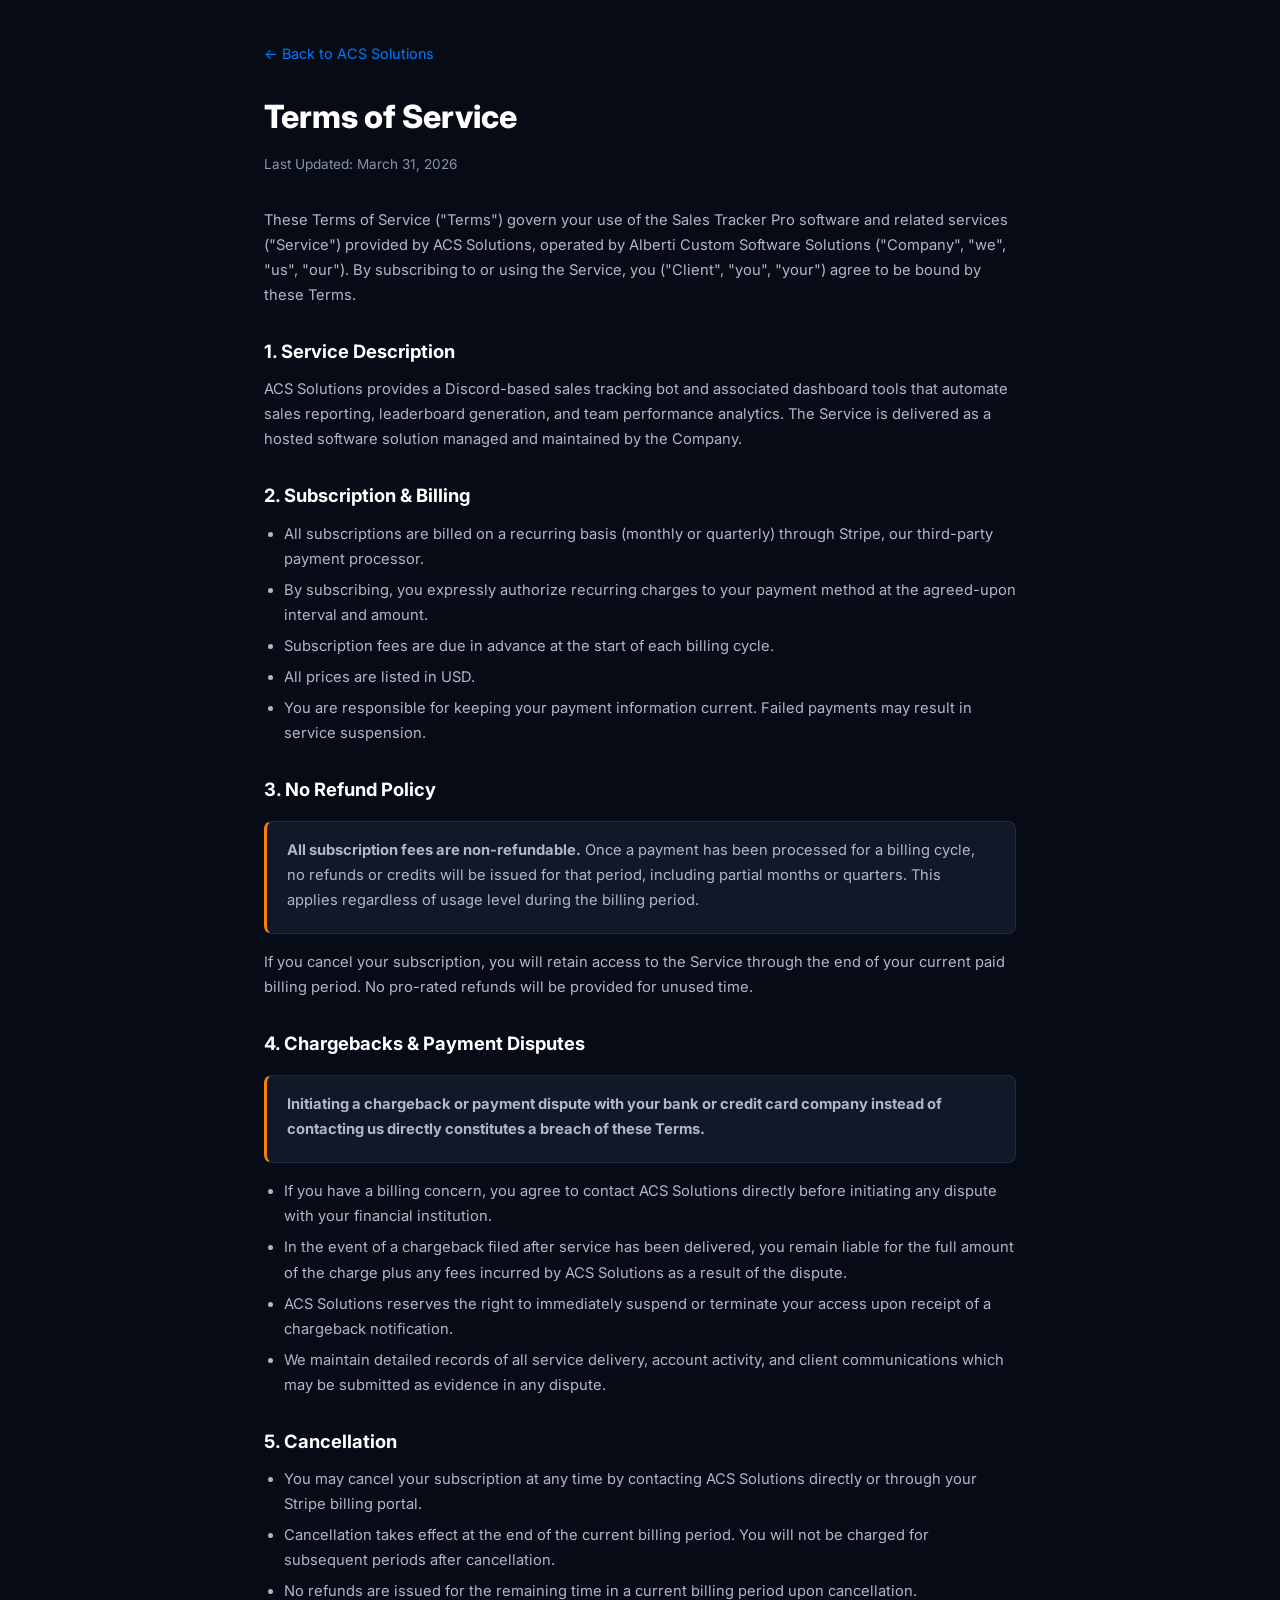
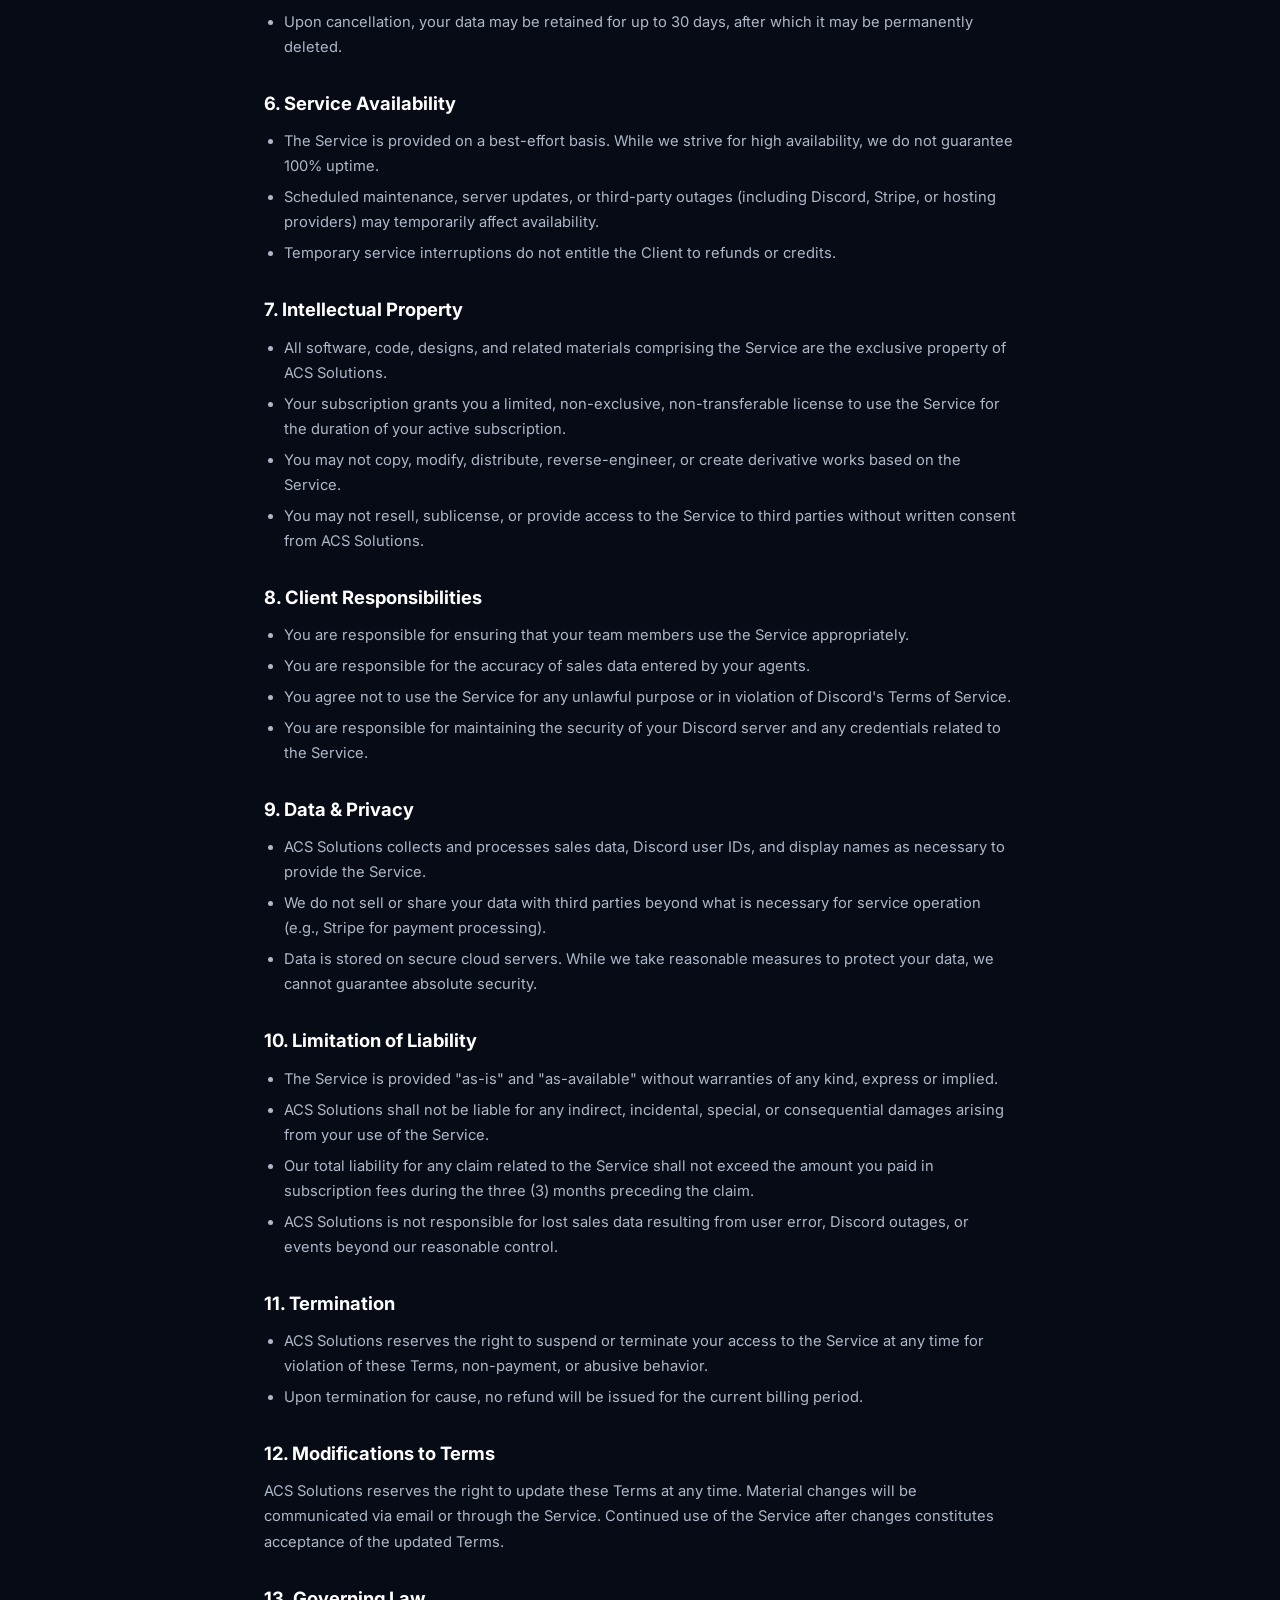
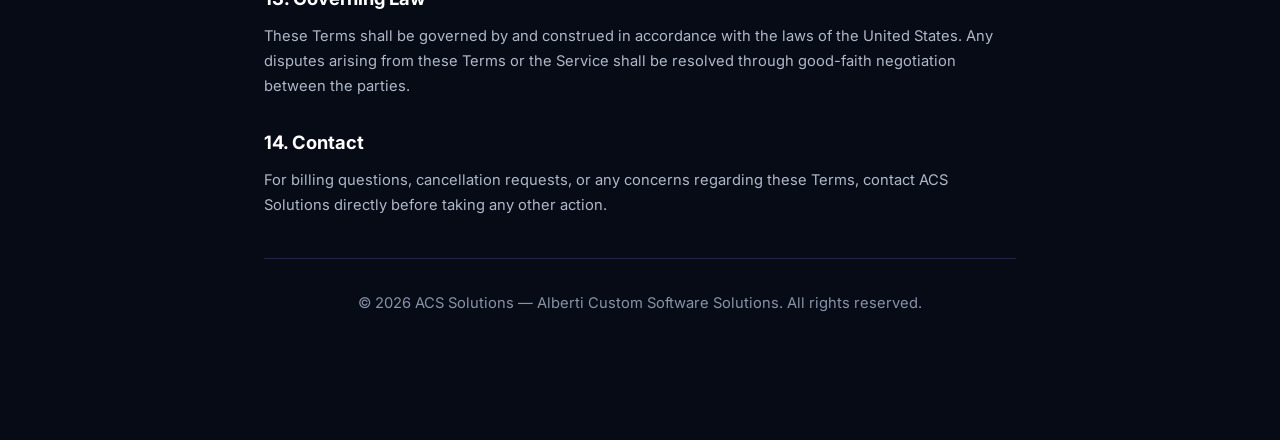
<file: terms.html>
<!DOCTYPE html>
<html lang="en">
<head>
    <meta charset="UTF-8">
    <meta name="viewport" content="width=device-width, initial-scale=1.0">
    <title>ACS Solutions | Terms of Service</title>
    <link href="https://fonts.googleapis.com/css2?family=Inter:wght@300;400;500;600;700;800&display=swap" rel="stylesheet">
    <style>
        * { margin: 0; padding: 0; box-sizing: border-box; }
        :root {
            --navy: #0a0f1e;
            --dark-navy: #060b16;
            --card-bg: #111827;
            --card-border: #1e2a45;
            --blue: #007AFF;
            --orange: #F5820B;
            --white: #FFFFFF;
            --gray: #8892A8;
            --light-gray: #B0B8C8;
        }
        body {
            font-family: 'Inter', -apple-system, sans-serif;
            background: var(--dark-navy);
            color: var(--light-gray);
            line-height: 1.7;
        }
        .container {
            max-width: 800px;
            margin: 0 auto;
            padding: 40px 24px 80px;
        }
        .back-link {
            display: inline-block;
            color: var(--blue);
            text-decoration: none;
            font-size: 0.9rem;
            margin-bottom: 24px;
        }
        .back-link:hover { text-decoration: underline; }
        h1 {
            font-size: 2rem;
            font-weight: 800;
            color: var(--white);
            margin-bottom: 8px;
        }
        .updated {
            font-size: 0.85rem;
            color: var(--gray);
            margin-bottom: 32px;
        }
        h2 {
            font-size: 1.15rem;
            font-weight: 700;
            color: var(--white);
            margin: 28px 0 10px;
        }
        p, li {
            font-size: 0.92rem;
            margin-bottom: 12px;
        }
        ul {
            padding-left: 20px;
            margin-bottom: 12px;
        }
        li { margin-bottom: 6px; }
        .highlight-box {
            background: var(--card-bg);
            border: 1px solid var(--card-border);
            border-left: 3px solid var(--orange);
            border-radius: 8px;
            padding: 16px 20px;
            margin: 16px 0;
        }
        .highlight-box p { margin-bottom: 4px; }
        footer {
            text-align: center;
            padding: 32px 0;
            color: var(--gray);
            font-size: 0.78rem;
            border-top: 1px solid var(--card-border);
            margin-top: 40px;
        }
    </style>
</head>
<body>
<div class="container">

    <a href="index.html" class="back-link">&larr; Back to ACS Solutions</a>

    <h1>Terms of Service</h1>
    <p class="updated">Last Updated: March 31, 2026</p>

    <p>These Terms of Service ("Terms") govern your use of the Sales Tracker Pro software and related services ("Service") provided by ACS Solutions, operated by Alberti Custom Software Solutions ("Company", "we", "us", "our"). By subscribing to or using the Service, you ("Client", "you", "your") agree to be bound by these Terms.</p>

    <h2>1. Service Description</h2>
    <p>ACS Solutions provides a Discord-based sales tracking bot and associated dashboard tools that automate sales reporting, leaderboard generation, and team performance analytics. The Service is delivered as a hosted software solution managed and maintained by the Company.</p>

    <h2>2. Subscription &amp; Billing</h2>
    <ul>
        <li>All subscriptions are billed on a recurring basis (monthly or quarterly) through Stripe, our third-party payment processor.</li>
        <li>By subscribing, you expressly authorize recurring charges to your payment method at the agreed-upon interval and amount.</li>
        <li>Subscription fees are due in advance at the start of each billing cycle.</li>
        <li>All prices are listed in USD.</li>
        <li>You are responsible for keeping your payment information current. Failed payments may result in service suspension.</li>
    </ul>

    <h2>3. No Refund Policy</h2>
    <div class="highlight-box">
        <p><strong>All subscription fees are non-refundable.</strong> Once a payment has been processed for a billing cycle, no refunds or credits will be issued for that period, including partial months or quarters. This applies regardless of usage level during the billing period.</p>
    </div>
    <p>If you cancel your subscription, you will retain access to the Service through the end of your current paid billing period. No pro-rated refunds will be provided for unused time.</p>

    <h2>4. Chargebacks &amp; Payment Disputes</h2>
    <div class="highlight-box">
        <p><strong>Initiating a chargeback or payment dispute with your bank or credit card company instead of contacting us directly constitutes a breach of these Terms.</strong></p>
    </div>
    <ul>
        <li>If you have a billing concern, you agree to contact ACS Solutions directly before initiating any dispute with your financial institution.</li>
        <li>In the event of a chargeback filed after service has been delivered, you remain liable for the full amount of the charge plus any fees incurred by ACS Solutions as a result of the dispute.</li>
        <li>ACS Solutions reserves the right to immediately suspend or terminate your access upon receipt of a chargeback notification.</li>
        <li>We maintain detailed records of all service delivery, account activity, and client communications which may be submitted as evidence in any dispute.</li>
    </ul>

    <h2>5. Cancellation</h2>
    <ul>
        <li>You may cancel your subscription at any time by contacting ACS Solutions directly or through your Stripe billing portal.</li>
        <li>Cancellation takes effect at the end of the current billing period. You will not be charged for subsequent periods after cancellation.</li>
        <li>No refunds are issued for the remaining time in a current billing period upon cancellation.</li>
        <li>Upon cancellation, your data may be retained for up to 30 days, after which it may be permanently deleted.</li>
    </ul>

    <h2>6. Service Availability</h2>
    <ul>
        <li>The Service is provided on a best-effort basis. While we strive for high availability, we do not guarantee 100% uptime.</li>
        <li>Scheduled maintenance, server updates, or third-party outages (including Discord, Stripe, or hosting providers) may temporarily affect availability.</li>
        <li>Temporary service interruptions do not entitle the Client to refunds or credits.</li>
    </ul>

    <h2>7. Intellectual Property</h2>
    <ul>
        <li>All software, code, designs, and related materials comprising the Service are the exclusive property of ACS Solutions.</li>
        <li>Your subscription grants you a limited, non-exclusive, non-transferable license to use the Service for the duration of your active subscription.</li>
        <li>You may not copy, modify, distribute, reverse-engineer, or create derivative works based on the Service.</li>
        <li>You may not resell, sublicense, or provide access to the Service to third parties without written consent from ACS Solutions.</li>
    </ul>

    <h2>8. Client Responsibilities</h2>
    <ul>
        <li>You are responsible for ensuring that your team members use the Service appropriately.</li>
        <li>You are responsible for the accuracy of sales data entered by your agents.</li>
        <li>You agree not to use the Service for any unlawful purpose or in violation of Discord's Terms of Service.</li>
        <li>You are responsible for maintaining the security of your Discord server and any credentials related to the Service.</li>
    </ul>

    <h2>9. Data &amp; Privacy</h2>
    <ul>
        <li>ACS Solutions collects and processes sales data, Discord user IDs, and display names as necessary to provide the Service.</li>
        <li>We do not sell or share your data with third parties beyond what is necessary for service operation (e.g., Stripe for payment processing).</li>
        <li>Data is stored on secure cloud servers. While we take reasonable measures to protect your data, we cannot guarantee absolute security.</li>
    </ul>

    <h2>10. Limitation of Liability</h2>
    <ul>
        <li>The Service is provided "as-is" and "as-available" without warranties of any kind, express or implied.</li>
        <li>ACS Solutions shall not be liable for any indirect, incidental, special, or consequential damages arising from your use of the Service.</li>
        <li>Our total liability for any claim related to the Service shall not exceed the amount you paid in subscription fees during the three (3) months preceding the claim.</li>
        <li>ACS Solutions is not responsible for lost sales data resulting from user error, Discord outages, or events beyond our reasonable control.</li>
    </ul>

    <h2>11. Termination</h2>
    <ul>
        <li>ACS Solutions reserves the right to suspend or terminate your access to the Service at any time for violation of these Terms, non-payment, or abusive behavior.</li>
        <li>Upon termination for cause, no refund will be issued for the current billing period.</li>
    </ul>

    <h2>12. Modifications to Terms</h2>
    <p>ACS Solutions reserves the right to update these Terms at any time. Material changes will be communicated via email or through the Service. Continued use of the Service after changes constitutes acceptance of the updated Terms.</p>

    <h2>13. Governing Law</h2>
    <p>These Terms shall be governed by and construed in accordance with the laws of the United States. Any disputes arising from these Terms or the Service shall be resolved through good-faith negotiation between the parties.</p>

    <h2>14. Contact</h2>
    <p>For billing questions, cancellation requests, or any concerns regarding these Terms, contact ACS Solutions directly before taking any other action.</p>

    <footer>
        <p>&copy; 2026 ACS Solutions &mdash; Alberti Custom Software Solutions. All rights reserved.</p>
    </footer>

</div>
</body>
</html>
</file>
<file: site.css>
:root{--paper:#fafaf8;--white:#fff;--ink:#202a31;--muted:#616a70;--orange:#f76318;--orange-dark:#b43b08;--line:#dfe2df;--pale:#fff0e6;font-family:'Segoe UI',Arial,sans-serif;color:var(--ink);background:var(--paper);font-synthesis:none}
*{box-sizing:border-box}html{scroll-behavior:smooth;scroll-padding-top:100px}body{margin:0}a{color:inherit;text-decoration:none}button{font:inherit;color:inherit;cursor:pointer}button,a{touch-action:manipulation;-webkit-tap-highlight-color:transparent}img{display:block;max-width:100%}h1,h2,h3,p,figure{margin:0}h1,h2,h3{font-weight:600}h1,h2{letter-spacing:-.055em;line-height:1.06}p{line-height:1.7}button:focus-visible,a:focus-visible{outline:3px solid #1265a0;outline-offset:5px}.container{width:min(1240px,calc(100% - 112px));margin-inline:auto}
.site-header{background:rgba(250,250,248,.97);position:sticky;top:0;z-index:10;border-bottom:1px solid var(--line)}.header-inner{height:90px;display:flex;justify-content:space-between;align-items:center}.brand{display:flex;align-items:center;gap:13px;font-size:25px;letter-spacing:-1px;white-space:nowrap}.brand b{color:var(--orange);font-weight:650}.brand-mark{position:relative;width:30px;height:33px;display:block}.brand-mark i{position:absolute;width:12px;height:12px;background:var(--orange);box-shadow:inset -3px -3px 0 #d8460a}.brand-mark i:nth-child(1){left:0;top:0}.brand-mark i:nth-child(2){left:9px;top:10px}.brand-mark i:nth-child(3){left:18px;top:20px}nav{display:flex;align-items:center;gap:32px;font-size:14px;font-weight:500}nav a:not(.nav-contact):hover{color:var(--orange-dark)}.nav-contact{padding:11px 18px;border:1px solid var(--ink);border-radius:5px;display:flex;gap:24px}.nav-contact:hover{background:var(--ink);color:white}
.hero{display:grid;grid-template-columns:1.15fr 1fr;gap:70px;padding-block:76px 90px;align-items:center}.hello{display:flex;gap:10px;align-items:center;font-size:18px;margin-bottom:25px}.hello>span{width:9px;height:9px;background:var(--orange);border-radius:50%}h1{font-size:clamp(48px,5.3vw,76px);margin-bottom:28px}.hero-description{max-width:470px;font-size:18px;color:var(--muted)}.hero-actions{display:flex;align-items:center;gap:27px;margin-top:32px}.button{display:inline-flex;align-items:center;justify-content:space-between;gap:30px;padding:16px 22px;border-radius:5px;font-size:14px;font-weight:600;min-height:50px}.button span{font-size:20px;line-height:1}.primary{background:var(--orange);color:#191f24}.primary:hover{background:#ff843f}.dark{background:var(--ink);color:var(--white)}.dark:hover{background:#384751}.text-link{font-size:14px;font-weight:600;border-bottom:1px solid currentColor;padding-bottom:4px;line-height:1.6}.text-link:hover{color:var(--orange-dark)}.hero-note{font-size:12px;color:var(--muted);margin-top:30px}.portrait{position:relative;margin:0 0 0 8px;border-radius:95px 8px 8px 8px;background:#dbe0d5;isolation:isolate}.portrait:before{content:'';position:absolute;right:-14px;top:34px;width:8px;height:95px;background:var(--orange);border-radius:2px}.portrait>img{width:100%;height:505px;object-fit:cover;object-position:52% 45%;border-radius:inherit}.portrait figcaption{position:absolute;bottom:0;left:0;right:0;display:flex;align-items:end;justify-content:space-between;padding:48px 26px 24px;background:linear-gradient(transparent,rgba(15,24,28,.87));color:white;border-radius:0 0 8px 8px}.portrait strong{display:block;font-size:18px;font-weight:600}.portrait figcaption span span{display:block;font-size:12px;margin-top:5px;color:#e2e5e6}.portrait-symbol{font-size:45px;font-weight:500;letter-spacing:-5px;line-height:1}
.section{padding-block:82px}.work{border-top:1px solid var(--line)}.section-intro{display:flex;justify-content:space-between;gap:50px;align-items:end;margin-bottom:42px}.section-kicker{font-size:13px;font-weight:600;color:var(--orange-dark);margin-bottom:15px}h2{font-size:clamp(35px,3.5vw,50px)}.section-intro>p{max-width:340px;font-size:16px;color:var(--muted);padding-bottom:3px}.projects{display:grid;grid-template-columns:1fr 1fr;gap:32px}.project-image{position:relative;display:block;width:100%;aspect-ratio:1.4;border:0;padding:22px;overflow:hidden;border-radius:8px}.ben-preview{background:#dedee6}.tfin-preview{background:#e1e8e9}.project-image>img{width:100%;height:100%;object-fit:cover;object-position:top;border-radius:3px;box-shadow:0 12px 22px #17202425;transition:transform .3s}.project-image:hover>img{transform:translateY(-4px)}.preview-label{position:absolute;bottom:34px;right:34px;background:white;color:var(--ink);padding:10px 13px;border-radius:4px;font-size:12px;display:flex;gap:18px;box-shadow:0 3px 12px #0002}.project-heading{display:flex;gap:12px;align-items:center;justify-content:space-between;margin-top:24px;margin-bottom:13px}.project-heading h3{font-size:22px;letter-spacing:-.6px}.project-heading>span{font-size:12px;color:var(--muted);white-space:nowrap}.project>p{font-size:15px;color:var(--muted);max-width:550px}.project-tags{display:flex;gap:18px;flex-wrap:wrap;margin-top:20px;font-size:11px;font-weight:500;color:#515b61}.project-tags a{color:var(--ink);text-decoration:underline;text-underline-offset:4px}
.dashboard-section{background:#edf1ee;padding-block:85px}.dashboard-layout{display:grid;grid-template-columns:.85fr 1.15fr;gap:76px;align-items:center}.dashboard-copy>p:not(.section-kicker){font-size:16px;color:var(--muted);margin-top:23px}.feature-list{list-style:none;padding:0;margin:22px 0 30px;font-size:14px;line-height:2.2}.feature-list li:before{content:'✓';color:#59735e;margin-right:12px}.dashboard-demo{background:white;padding:24px;border-radius:10px;box-shadow:0 18px 50px #2236270d;border:1px solid #dfe5df}.dashboard-top{display:flex;align-items:center;justify-content:space-between;border-bottom:1px solid #e9ece9;padding-bottom:18px;gap:10px}.dashboard-brand{font-size:13px;font-weight:600;display:flex;gap:8px;align-items:center}.dashboard-brand>span{color:var(--orange-dark);font-size:22px}.demo-label{font-size:10px;padding:5px 8px;border-radius:4px;background:#f0f3ef;color:#546655}.dashboard-toolbar{display:flex;align-items:center;justify-content:space-between;margin-block:24px;gap:10px}.dashboard-toolbar h3{font-size:18px;letter-spacing:-.3px}.period-switch{display:flex;background:#f0f2ef;padding:3px;border-radius:5px}.period-switch button{border:0;background:transparent;font-size:10px;padding:8px 9px;border-radius:3px;min-height:32px}.period-switch [aria-pressed=true]{background:#fff;box-shadow:0 1px 4px #0001;font-weight:600}.dashboard-metrics{display:grid;grid-template-columns:1.2fr 1fr 1fr;gap:14px;padding-bottom:26px}.dashboard-metrics span{display:block;color:var(--muted);font-size:11px;margin-bottom:6px}.dashboard-metrics strong{font-size:26px;letter-spacing:-1px;font-weight:600}.chart-heading{display:flex;justify-content:space-between;font-size:10px;color:var(--muted);margin-bottom:14px;gap:10px}.chart-heading>span:first-child{color:var(--ink);font-weight:500}.bar-chart{height:145px;display:flex;gap:15px;padding:5px 4px 20px;background:repeating-linear-gradient(to top,transparent 0,transparent 38px,#ecefeb 39px,#ecefeb 40px);margin-bottom:30px}.bar-chart>div{flex:1;position:relative;display:flex;align-items:end;justify-content:center;min-width:0}.bar-chart i{display:block;width:76%;height:var(--height);background:#f4b491;border-radius:3px 3px 0 0;transition:height .25s}.bar-chart>div:nth-child(5) i{background:var(--orange)}.bar-chart span{position:absolute;bottom:-23px;font-size:10px;color:var(--muted);white-space:nowrap}.dashboard-bottom{display:flex;justify-content:space-between;gap:10px;font-size:10px;margin:15px 0 9px}.dashboard-bottom strong{font-weight:500}.goal-track{height:5px;background:#eef0ed;border-radius:4px;overflow:hidden}.goal-track span{display:block;height:100%;background:#617e65;transition:width .25s}.demo-note{margin-top:17px;font-size:10px;color:var(--muted)}
.service-grid{display:grid;grid-template-columns:repeat(3,1fr);gap:40px;margin-bottom:70px}.service-icon{display:grid;place-items:center;width:42px;height:42px;background:var(--pale);color:var(--orange-dark);border-radius:9px;font-size:23px;margin-bottom:20px}.service-grid h3{font-size:20px;margin-bottom:13px;letter-spacing:-.5px}.service-grid p{font-size:15px;color:var(--muted)}.payments{background:var(--pale);padding:48px 54px;border-radius:9px;display:grid;grid-template-columns:1.15fr 1fr;gap:70px;align-items:center}.payments h3{font-size:36px;letter-spacing:-1.5px;line-height:1.1}.payments-copy>p:not(.section-kicker){font-size:15px;color:#5e5c56;margin:20px 0 24px;max-width:440px}.payments-partners{display:flex;flex-direction:column;align-items:center;justify-content:center;border-left:1px solid #e8cdbd;padding-block:20px}.partner-label{font-size:12px;color:#685e57;margin-bottom:18px}.partner-name{font-size:34px;font-weight:600;letter-spacing:-1.5px}.partner-divider{font-size:18px;color:#9b7057;margin-block:8px}.fiserv{font-size:45px;color:#c94b09;letter-spacing:-2px}.payments-partners>p{font-size:11px;color:#685e57;margin-top:18px}
.about-section{border-block:1px solid var(--line);padding-block:80px}.about-layout{display:grid;grid-template-columns:1fr 1.1fr;gap:90px}.about-layout h2{margin-bottom:28px}.about-copy p{font-size:16px;color:var(--muted);margin-bottom:20px;max-width:570px}.about-copy .about-lead{font-size:22px;line-height:1.5;color:var(--ink)}.signature{font-size:32px;font-style:italic;letter-spacing:-2px;margin-top:30px}.signature span{display:block;font-size:12px;font-style:normal;letter-spacing:0;color:var(--muted);margin-top:5px}.contact{text-align:center;padding-block:85px 75px}.contact h2{font-size:64px}.contact>p:not(.section-kicker){max-width:445px;margin:23px auto 0;color:var(--muted);font-size:16px}.contact-actions{display:flex;justify-content:center;align-items:center;gap:30px;margin:28px 0 20px}.contact-email{font-size:12px;color:var(--muted);overflow-wrap:anywhere}.site-footer{border-top:1px solid var(--line);background:white}.brand-banner{width:100%;height:auto;max-height:255px;object-fit:contain}.footer-bottom{border-top:1px solid var(--line);padding-block:23px;display:flex;justify-content:space-between;gap:20px;font-size:11px;color:var(--muted)}.footer-bottom>div{display:flex;gap:25px}.skip-link{position:fixed;top:-70px;left:10px;z-index:100;background:white;padding:15px}.skip-link:focus{top:10px}
dialog{border:1px solid var(--line);border-radius:10px;padding:20px;width:min(1100px,calc(100% - 32px));max-height:90vh;background:var(--paper);color:var(--ink)}dialog::backdrop{background:#18242ac9}.dialog-heading{display:flex;align-items:center;justify-content:space-between;gap:20px;margin-bottom:16px}.dialog-heading h2{font-size:23px;letter-spacing:-.7px}.close-dialog{width:44px;height:44px;border:1px solid var(--line);border-radius:5px;background:white;font-size:19px}dialog>img{width:100%;height:auto}dialog>p{margin-top:14px;font-size:14px;color:var(--muted)}body:has(dialog[open]){overflow:hidden}
@media(min-width:1450px){.hero{gap:95px}.portrait>img{height:530px}}
@media(max-width:1100px){.container{width:calc(100% - 64px)}.hero{gap:38px;padding-block:60px}.hero-actions{gap:20px;flex-wrap:wrap}.portrait>img{height:470px}.dashboard-layout{gap:35px;grid-template-columns:1fr 1.1fr}.dashboard-demo{padding:20px}.dashboard-toolbar{align-items:start;flex-direction:column}.project-heading{align-items:start;flex-direction:column;gap:7px}.payments{gap:35px;padding:38px}.about-layout{gap:50px}.project-image{padding:15px}}
@media(max-width:760px){html{scroll-padding-top:95px}.container{width:calc(100% - 40px)}.header-inner{height:76px}.brand{font-size:21px;gap:8px}.brand-mark{transform:scale(.8);transform-origin:left center;width:25px}nav{gap:17px;font-size:12px}nav>a:nth-child(2),nav>a:nth-child(3){display:none}.nav-contact{padding:9px 11px;gap:8px}.hero{grid-template-columns:1fr;padding-block:42px 50px;gap:34px}.hello{font-size:16px;margin-bottom:20px}h1{font-size:clamp(43px,8.5vw,65px);margin-bottom:22px;letter-spacing:-.055em}.hero-description{font-size:16px;max-width:490px}.hero-actions{margin-top:25px;gap:24px}.hero-note{margin-top:22px;font-size:11px}.portrait{margin-left:0;width:100%;border-radius:65px 6px 6px 6px}.portrait>img{height:410px;object-position:center 35%}.portrait:before{right:-8px;width:5px}.section{padding-block:52px}.section-intro{display:block;margin-bottom:30px}.section-intro>p{margin-top:20px;max-width:440px;font-size:15px}h2{font-size:38px}.projects{grid-template-columns:1fr;gap:38px}.project-image{aspect-ratio:1.4;padding:18px}.project-heading{flex-direction:row;align-items:baseline}.project-heading h3{font-size:20px}.project-heading>span{font-size:10px}.project-tags{gap:12px;font-size:10px}.dashboard-section{padding-block:50px}.dashboard-layout{grid-template-columns:1fr;gap:35px}.dashboard-copy>p:not(.section-kicker){font-size:15px}.dashboard-toolbar{flex-direction:row;align-items:center}.dashboard-toolbar h3{font-size:16px}.dashboard-metrics strong{font-size:25px}.bar-chart{gap:10px}.service-grid{grid-template-columns:1fr;gap:30px;margin-bottom:38px}.service-grid article{padding-left:64px;position:relative}.service-icon{position:absolute;left:0;top:0}.service-grid h3{font-size:20px;margin-bottom:9px}.service-grid p{max-width:500px}.payments{padding:28px;grid-template-columns:1fr;gap:30px}.payments h3{font-size:32px}.payments-partners{border-left:0;border-top:1px solid #e8cdbd;padding-top:26px}.partner-name{font-size:31px}.fiserv{font-size:39px}.about-section{padding-block:50px}.about-layout{grid-template-columns:1fr;gap:35px}.about-copy .about-lead{font-size:20px}.about-copy p{font-size:15px}.contact h2{font-size:52px}.contact-actions{gap:24px}.contact-email{font-size:11px}.brand-banner{min-height:120px;object-fit:contain}.footer-bottom{font-size:10px;flex-direction:column;gap:15px}.footer-bottom>div{gap:25px}.preview-label{bottom:28px;right:28px}}
@media(max-width:370px){.container{width:calc(100% - 32px)}nav{gap:12px}.brand{font-size:19px}.nav-contact span{display:none}h1{font-size:40px}.hero-actions{gap:19px}.hero-actions .text-link{font-size:12px}.dashboard-demo{padding:15px}.dashboard-toolbar{flex-direction:column;align-items:start}.project-heading{flex-direction:column}.dashboard-metrics strong{font-size:23px}}
/* ACS identity: dimensional blocks, with the portfolio reserved for Work. */
.hero-scene{position:relative;overflow:hidden;isolation:isolate;background:#fafaf8}
.hero-circuit{position:absolute;inset:0;width:100%;height:100%;z-index:-1;pointer-events:none;opacity:.35;mask-image:linear-gradient(to bottom,#000,transparent 32%,transparent 75%,#000)}
.circuit-traces{stroke:#e0bfa8;stroke-width:1}.circuit-signals{stroke:#f76318;stroke-width:2;stroke-dasharray:24 1600;animation:signal-travel 18s linear infinite}.circuit-signals path:nth-child(2){stroke-dasharray:15 830}.circuit-signals path:nth-child(3){stroke-dasharray:10 490}.circuit-signals path:nth-child(4){stroke-dasharray:20 1300}
@keyframes signal-travel{from{stroke-dashoffset:1650}to{stroke-dashoffset:0}}
.hero-scene .hero{position:relative;grid-template-columns:1.12fr 1fr;gap:35px;min-height:650px;padding-block:65px 75px}.hero-scene h1{font-size:clamp(43px,4.35vw,63px);line-height:1.1;letter-spacing:-.052em;max-width:650px}.hero-scene .hero-description{font-size:17px;max-width:465px;line-height:1.75}.hero-scene .hello{font-size:13px;margin-bottom:31px;color:#526159}.hero-personal{font-size:14px;color:#616a70;max-width:415px;margin-top:16px;line-height:1.7}.hero-work-link{display:inline-flex;align-items:center;gap:36px;font-size:14px;font-weight:600;margin-top:29px;padding-block:10px;border-bottom:1px solid #9ca5a4}.work-link-arrow{font-size:24px;font-weight:400;transition:transform .25s}.hero-work-link:hover .work-link-arrow{transform:translateY(5px)}
.hero-identity{min-width:0;position:relative}.acs-sculpture{width:100%;height:auto;display:block;overflow:visible}.sculpture-labels{font:13px 'Segoe UI',sans-serif;letter-spacing:.2px}.sculpture-cube text{font:500 68px 'Segoe UI',sans-serif;fill:#fff}.sculpture-cube{animation:sculpture-drift 11s ease-in-out infinite}.sculpture-c{animation-delay:-3.5s}.sculpture-s{animation-delay:-7s}
@keyframes sculpture-drift{0%,100%{transform:translateY(0)}50%{transform:translateY(-14px)}}
.motion-toggle{display:flex;align-items:center;gap:7px;border:0;background:transparent;font-size:10px;color:#616c67;padding:10px 0;margin:0 0 0 auto;visibility:hidden}.js-motion .motion-toggle{visibility:visible}.motion-toggle>span:first-child{font-size:15px}.hero-scene.motion-paused .circuit-signals,.hero-scene.motion-idle .circuit-signals,.hero-scene.motion-paused .sculpture-cube,.hero-scene.motion-idle .sculpture-cube{animation-play-state:paused}
.about-layout{grid-template-columns:.85fr 1.15fr;align-items:center;gap:85px}.about-layout .portrait{margin:0;max-width:470px;border-radius:60px 7px 7px 7px}.about-layout .portrait>img{height:530px}.about-copy h2{font-size:43px;margin-bottom:24px}.about-copy .section-kicker{font-size:13px;color:var(--orange-dark)}
@media(max-width:1100px){.hero-scene .hero{gap:20px;min-height:580px;padding-block:65px}.hero-scene h1{font-size:clamp(39px,4.5vw,49px)}.about-layout{gap:50px}.about-copy h2{font-size:37px}}
@media(max-width:760px){.hero-scene .hero{grid-template-columns:1fr;gap:8px;padding-block:42px 28px}.hero-scene h1{font-size:clamp(36px,7.9vw,56px);max-width:600px}.hero-scene .hero-description{font-size:16px}.hero-scene .hello{margin-bottom:23px}.hero-personal{font-size:13px}.hero-work-link{margin-top:19px}.hero-identity{width:100%;max-width:440px;margin:0 auto}.acs-sculpture{max-height:330px}.sculpture-labels{font-size:17px}.motion-toggle{margin-top:-12px}.about-layout{grid-template-columns:1fr;gap:38px}.about-layout .portrait{max-width:100%}.about-layout .portrait>img{height:410px}.about-copy h2{font-size:37px}.hero-circuit{opacity:.25}}
@media(max-width:370px){.hero-scene h1{font-size:32px}.acs-sculpture{max-height:280px}}
@media(prefers-reduced-motion:reduce){.motion-toggle{display:none}}
/* Project windows: real full-page captures, scrolled on deliberate interaction. */
.project-image{padding:26px 22px 52px;aspect-ratio:1.35;perspective:1100px;text-align:left;background:linear-gradient(140deg,#eae9f0,#d8d9e4)}
.tfin-preview{background:linear-gradient(140deg,#e6eeed,#d3dfe0)}
.browser-frame{display:flex;flex-direction:column;width:100%;height:100%;border-radius:7px;overflow:hidden;box-shadow:0 16px 25px #14232a20;border:1px solid #ffffff70;transition:transform .45s,box-shadow .45s;background:white}
.browser-chrome{display:flex;align-items:center;justify-content:space-between;gap:12px;height:29px;flex-shrink:0;padding:0 12px;background:#f7f8fa;color:#626970;font-size:9px;letter-spacing:.1px;border-bottom:1px solid #e2e5e8}
.browser-dots{display:flex;gap:4px}.browser-dots i{display:block;width:5px;height:5px;border-radius:50%;background:#bec3c9}.browser-dots i:first-child{background:#e4a397}.browser-dots i:nth-child(2){background:#e6c58e}.browser-dots i:nth-child(3){background:#a8bea9}
.browser-viewport{display:block;flex:1;min-height:0;overflow:hidden;background:#111}
.browser-viewport img{width:100%;height:100%;object-fit:cover;object-position:50% 0%;transition:object-position .8s ease-out}
.project-image .preview-label{bottom:15px;right:22px;left:22px;justify-content:space-between;background:none;box-shadow:none;padding:0;font-size:11px;color:#414b56}
.preview-touch{display:none}
@media(hover:hover) and (prefers-reduced-motion:no-preference){.project-image:hover .browser-frame{transform:rotateX(2deg) translateY(-4px);box-shadow:0 22px 30px #14232a2c}.project-image:hover .browser-viewport img,.project-image:focus-visible .browser-viewport img{object-position:50% 55%;transition:object-position 9s linear}.tfin-preview:hover .browser-viewport img,.tfin-preview:focus-visible .browser-viewport img{object-position:50% 100%;transition-duration:7s}}
@media(hover:none){.preview-desktop{display:none}.preview-touch{display:inline}}
.dialog-heading{position:sticky;top:-20px;background:var(--paper);padding-block:10px;z-index:1}
/* Full-bleed, resolution-independent footer signature. */
.footer-brand{height:280px;position:relative;display:flex;align-items:center;justify-content:center;overflow:hidden;background:radial-gradient(ellipse at 100% 100%,#fff1e6,transparent 45%),#fff}
.footer-brand:before{content:'';position:absolute;left:0;bottom:0;width:27%;height:100%;background-image:radial-gradient(#f9b38d .8px,transparent .8px);background-size:17px 17px;mask-image:linear-gradient(30deg,#000,transparent 70%)}
.footer-wordmark{position:relative;z-index:1;margin-right:120px}.footer-wordmark>p{font-size:clamp(40px,5.2vw,74px);line-height:1.1;font-weight:400;letter-spacing:-3px}.footer-wordmark strong{color:#f76318;font-weight:600}.footer-wordmark>span{display:block;font-size:clamp(11px,1.25vw,17px);margin-top:15px;letter-spacing:.1px}.footer-wordmark b{font-size:24px;color:var(--orange);margin-right:10px}.footer-wordmark i{font-style:normal;color:var(--orange);margin-inline:8px}.footer-circuit{position:absolute;right:0;bottom:0;height:280px;width:350px;overflow:visible}.footer-cube text{font:600 34px 'Segoe UI',sans-serif;fill:white}.footer-cube{transition:transform .6s cubic-bezier(.2,.8,.2,1)}
@media(hover:hover) and (prefers-reduced-motion:no-preference){.footer-brand:hover .cube-a{transform:translateY(-8px)}.footer-brand:hover .cube-c{transform:translateY(-5px);transition-delay:70ms}.footer-brand:hover .cube-s{transform:translateY(-2px);transition-delay:140ms}}
@media(max-width:1000px){.footer-circuit{width:250px;height:200px}.footer-brand{height:230px}.footer-wordmark{margin-right:150px}}
@media(max-width:760px){.project-image{padding:18px 15px 43px}.browser-chrome{height:23px;font-size:8px;padding-inline:9px}.project-image .preview-label{bottom:12px;left:16px;right:16px;font-size:10px}.footer-brand{height:215px;justify-content:flex-start;padding:32px 20px;align-items:flex-start}.footer-wordmark{margin:0}.footer-wordmark>p{font-size:38px;letter-spacing:-1.8px}.footer-wordmark>span{font-size:10px;margin-top:7px}.footer-wordmark b{font-size:16px;margin-right:5px}.footer-circuit{height:125px;width:156.25px}.footer-wordmark i{margin-inline:4px}}
@media(prefers-reduced-motion:reduce){html{scroll-behavior:auto}*,*:before,*:after{transition:none!important;animation:none!important}.preview-desktop{display:none}.preview-touch{display:inline}}

/* Crux uses a single-screen landing preview. */
.crux-preview{background:linear-gradient(140deg,#e3e5e8,#cbd1d7)}
.crux-preview .browser-viewport{display:flex;align-items:center;background:#08090a}
.crux-preview .browser-viewport img{height:auto;object-fit:contain;transition:none}

/* A revolving stage: one live website, with the next builds waiting at its sides. */
.projects{position:relative;display:block;height:620px;perspective:1400px;overflow:hidden;touch-action:pan-y}
.projects .project{position:absolute;top:20px;left:50%;width:66%;transform:translateX(-50%);transition:transform .65s cubic-bezier(.22,.7,.2,1),opacity .5s;z-index:3}
.projects .project[data-position="left"]{transform:translateX(-112%) scale(.72) rotateY(14deg);z-index:1;opacity:.55}
.projects .project[data-position="right"]{transform:translateX(12%) scale(.72) rotateY(-14deg);z-index:1;opacity:.55}
.projects .project:not([data-position="center"]) .project-heading,.projects .project:not([data-position="center"])>p,.projects .project:not([data-position="center"]) .project-tags{visibility:hidden}
.projects .project-image{aspect-ratio:1.65;padding:14px 14px 36px;background:#e5e8e9}
.projects .browser-frame{transform:none!important;box-shadow:0 16px 30px #14232a25}
.projects .browser-viewport{position:relative;display:block}
.projects .browser-viewport img{height:100%;object-fit:cover;object-position:top!important;transition:none}
.projects .browser-viewport iframe{position:absolute;top:0;left:0;width:1440px;height:900px;border:0;transform:scale(var(--preview-scale,.5));transform-origin:top left;pointer-events:none;background:#08090a}
.projects .project-image .preview-label{left:15px;right:15px;bottom:11px}
.showcase-controls{display:flex;justify-content:center;align-items:center;gap:20px;flex-wrap:wrap;margin-top:8px}
.showcase-controls button{border:1px solid var(--line);background:white;border-radius:50%;width:44px;height:44px;font-size:20px}
.showcase-controls p{font-size:13px;min-width:230px;text-align:center}
.showcase-controls #showcase-motion{border-radius:5px;width:auto;padding-inline:15px;font-size:12px}
@media(max-width:1100px){.projects{height:570px}}
@media(max-width:760px){.projects{height:550px;margin-inline:-12px}.projects .project{width:82%;top:10px}.projects .project[data-position="left"]{transform:translateX(-130%) scale(.78) rotateY(10deg)}.projects .project[data-position="right"]{transform:translateX(30%) scale(.78) rotateY(-10deg)}.projects .project-image{aspect-ratio:1.45;padding:8px 8px 32px}.projects .project-heading{flex-direction:column;gap:6px;align-items:start}.projects .project>p{font-size:14px}.showcase-controls{gap:10px}.showcase-controls p{min-width:180px;font-size:11px}}

/* Transparent Crux portrait sits directly on the About section. */
.about-layout .portrait{background:transparent;border-radius:0}
.about-layout .portrait:before{display:none}
.about-layout .portrait>img{height:auto;width:100%;object-fit:contain;border-radius:0}
.about-layout .portrait figcaption{position:static;background:none;color:var(--ink);padding:20px 0 0;border-radius:0;align-items:center}
.about-layout .portrait figcaption span span{color:var(--muted)}
.about-layout .portrait-symbol{color:var(--orange)}

/* Let the selected project's full description determine the stage height. */
.showcase-shell{position:relative}
.showcase-shell .projects{height:auto;min-height:0;transition:height .4s ease}
.projects .project-heading{flex-wrap:wrap;align-items:baseline}
.projects .project-heading>span{white-space:normal;text-align:right}
.projects .project>p{max-width:none}
.showcase-shell .showcase-controls{display:block;margin-top:14px;text-align:center}
.showcase-controls [data-carousel]{position:absolute;top:var(--preview-mid,180px);transform:translateY(-50%);z-index:5;width:48px;height:48px;box-shadow:0 4px 16px #202a311c;background:#fff;border-color:#ccd2d2;transition:background .2s,box-shadow .2s}
.showcase-controls [data-carousel]:hover{background:#fff0e6;box-shadow:0 5px 20px #202a312b}
.showcase-controls [data-carousel="previous"]{left:10%}
.showcase-controls [data-carousel="next"]{right:10%}
.showcase-controls p{min-width:0;color:var(--muted)}
/* Larger independent travel and brighter signals make the ACS machine feel alive. */
.hero-circuit{opacity:.7;mask-image:linear-gradient(to bottom,#000,transparent 46%,transparent 58%,#000)}
.circuit-traces{stroke:#dfb194;stroke-width:1.5}
.circuit-signals{stroke-width:3;stroke-dasharray:70 450;animation-duration:5s;filter:drop-shadow(0 0 4px #f76318)}
.circuit-signals path:nth-child(2){stroke-dasharray:45 280}
.circuit-signals path:nth-child(3){stroke-dasharray:28 200}
.circuit-signals path:nth-child(4){stroke-dasharray:60 380}
.sculpture-cube{transform-box:fill-box;transform-origin:center;animation:acs-float-a 5s ease-in-out infinite;filter:drop-shadow(0 15px 9px #b44b1720)}
.sculpture-c{animation-name:acs-float-c;animation-duration:5.8s;animation-delay:-1.4s}
.sculpture-s{animation-name:acs-float-s;animation-duration:6.2s;animation-delay:-3s}
@keyframes acs-float-a{0%,100%{transform:translate(-8px,10px) rotate(-3deg)}50%{transform:translate(8px,-35px) rotate(4deg)}}
@keyframes acs-float-c{0%,100%{transform:translate(9px,18px) rotate(3deg)}50%{transform:translate(-12px,-24px) rotate(-4deg)}}
@keyframes acs-float-s{0%,100%{transform:translate(-5px,24px) rotate(-3deg)}50%{transform:translate(10px,-24px) rotate(4deg)}}
.sculpture-points{animation:acs-points 2s ease-in-out infinite alternate;transform-box:fill-box;transform-origin:center}
@keyframes acs-points{from{opacity:.3}to{opacity:1;filter:drop-shadow(0 0 5px #f76318)}}
.hero-scene.motion-idle .sculpture-points,.hero-scene.motion-paused .sculpture-points{animation-play-state:paused}
@media(max-width:760px){.showcase-controls [data-carousel]{width:40px;height:40px}.showcase-controls [data-carousel="previous"]{left:0}.showcase-controls [data-carousel="next"]{right:0}.projects .project-heading>span{text-align:left}.hero-circuit{opacity:.55}}

/* Outdoor portrait restores the natural setting. */
.about-layout .portrait>img{height:530px;object-fit:cover;object-position:52% 45%;border-radius:8px}
@media(max-width:760px){.about-layout .portrait>img{height:410px}}
</file>
<file: previews/crux/landing.css>
/* Base typography, header and progressively enhanced scroll scene. */
:root { --night: #08090b; --surface: #101215; --line: #272c30; --muted: #939a9e; --silver: #c5ccd1; --ink: #f4f4f2; --edge: #5d656b; --body: #aab2b7; --sans: "Helvetica Neue", "Avenir Next", Arial, sans-serif; --header-h: 64px; color-scheme: dark; }
* { box-sizing: border-box; }
*::before { box-sizing: border-box; }
*::after { box-sizing: border-box; }
html { background: var(--night); color: var(--ink); font-family: var(--sans); scroll-padding-top: calc(var(--header-h) + 16px); -webkit-text-size-adjust: 100%; }
body { margin: 0; background: transparent; font-size: 1.0625rem; line-height: 1.6; font-synthesis: none; -webkit-font-smoothing: antialiased; }
img { display: block; }
svg { display: block; }
a { color: inherit; }
button { font: inherit; color: inherit; }
h1 { margin-top: 0; }
h2 { margin-top: 0; }
h3 { margin-top: 0; }
h4 { margin-top: 0; }
p { margin-top: 0; }
:focus-visible { outline: 2px solid var(--silver); outline-offset: 4px; border-radius: 6px; }
[hidden] { display: none !important; }
.sr-only { position: absolute; width: 1px; height: 1px; margin: -1px; padding: 0; overflow: hidden; clip: rect(0 0 0 0); white-space: nowrap; border: 0; }
.skip { position: fixed; z-index: 100; left: 16px; top: -100px; padding: 12px 18px; border-radius: 8px; background: var(--ink); color: var(--night); font-size: .9375rem; text-decoration: none; }
.skip:focus { top: 12px; }
.icon { width: 20px; height: 20px; flex: none; fill: none; stroke: currentColor; stroke-width: 1.5; stroke-linecap: round; stroke-linejoin: round; }
.mark { flex: none; }
.lockup { --lk: 22px; width: calc(var(--lk) * 2.7592); height: calc(var(--lk) * .5465); fill: currentColor; flex: none; }
.site-header { position: fixed; z-index: 50; inset: 0 0 auto; height: var(--header-h); background: rgba(8, 9, 11, .94); border-bottom: 1px solid transparent; transition: border-color .3s; will-change: transform; }
.site-header.is-scrolled { border-bottom-color: var(--line); }
.bar { height: 100%; width: min(1240px, calc(100% - 48px)); margin: 0 auto; display: grid; grid-template-columns: 1fr auto 1fr; align-items: center; gap: 24px; }
.brand { justify-self: start; display: inline-flex; align-items: center; gap: 11px; min-height: 44px; color: var(--ink); text-decoration: none; border-radius: 6px; }
.brand .mark { width: 28px; height: 28px; }
.site-header .lockup { opacity: var(--head-word, 0); transition: opacity .25s; }
.site-header .lockup.is-off { visibility: hidden; }
.nav { display: flex; gap: 4px; }
.nav a { display: inline-flex; align-items: center; min-height: 44px; padding: 0 12px; border-radius: 6px; color: #b9c0c4; font-size: .875rem; text-decoration: none; white-space: nowrap; }
.signin { display: inline-flex; align-items: center; min-height: 44px; padding: 0 12px; border-radius: 6px; color: #b9c0c4; font-size: .875rem; text-decoration: none; white-space: nowrap; }
.nav a:hover { color: var(--ink); }
.signin:hover { color: var(--ink); }
.bar-end { justify-self: end; display: flex; align-items: center; gap: 8px; }
.pill { display: inline-flex; align-items: center; justify-content: center; min-height: 40px; padding: 0 18px; border: 1px solid var(--edge); border-radius: 999px; color: var(--ink); font-size: .875rem; text-decoration: none; white-space: nowrap; }
.pill:hover { border-color: var(--silver); }
.pill--fill { border-color: var(--ink); background: var(--ink); color: var(--night); font-weight: 500; }
.pill--fill:hover { border-color: #fff; background: #fff; }
.menu { display: none; position: relative; }
.menu summary { list-style: none; cursor: pointer; display: inline-flex; align-items: center; gap: 8px; min-height: 40px; padding: 0 14px; border: 1px solid var(--edge); border-radius: 999px; font-size: .875rem; color: var(--ink); }
.menu summary::-webkit-details-marker { display: none; }
.menu summary .icon { width: 16px; height: 16px; }
.menu-panel { position: absolute; right: 0; top: calc(100% + 10px); width: min(300px, calc(100vw - 32px)); padding: 8px; background: var(--surface); border: 1px solid var(--line); border-radius: 14px; box-shadow: 0 24px 60px rgba(0, 0, 0, .55); }
.menu-panel a { display: flex; align-items: center; min-height: 48px; padding: 0 14px; border-radius: 8px; color: var(--ink); font-size: 1rem; text-decoration: none; }
.menu-panel a:hover { background: rgba(244, 244, 242, .06); }
.menu-panel hr { margin: 6px 8px; border: 0; border-top: 1px solid var(--line); }
.hero { position: relative; background: transparent; }
.scene { position: relative; }
/* Focus must not create internal scroll offsets in the decorative stage. */
.stage { position: relative; overflow: clip; display: flex; flex-direction: column; align-items: center; padding: calc(var(--header-h) + 56px) 24px 30px; text-align: center; }
.sky { position: absolute; inset: 0; pointer-events: none; }
.stars { position: absolute; inset: 0; width: 100%; height: 100%; object-fit: cover; opacity: .38; }
.atmo { position: absolute; inset: 0; background: radial-gradient(ellipse 46% 40% at 50% 33%, rgba(122, 134, 146, .11), transparent 70%), radial-gradient(ellipse 62% 34% at 50% 100%, rgba(138, 148, 152, .17), transparent 72%); }
.flare-glow { position: absolute; left: 0; right: 0; bottom: 0; height: 46%; background: radial-gradient(ellipse 56% 62% at 50% 100%, rgba(246, 249, 251, .7), rgba(214, 224, 230, .18) 46%, transparent 74%); opacity: .2; }
.constellation { position: relative; display: grid; grid-template-columns: repeat(3, auto); justify-content: center; gap: 18px 44px; pointer-events: none; }
.source { position: relative; text-align: left; transform-origin: 13px 50%; }
.source-row { display: flex; align-items: center; gap: 14px; }
.source-icon { width: 26px; height: 32px; color: var(--silver); stroke-width: 1.2; }
.source b { display: block; font-size: .9375rem; font-weight: 500; line-height: 1.3; color: var(--ink); white-space: nowrap; }
.source small { display: block; margin-top: 3px; font-size: .8125rem; line-height: 1.35; color: var(--body); white-space: nowrap; }
.core { position: relative; grid-column: 1 / -1; justify-self: center; width: 60px; height: 60px; margin-top: 40px; color: var(--ink); }
.core .mark { width: 100%; height: 100%; }
.core-aura { position: absolute; left: calc(50% - 170px); bottom: -85px; width: 340px; height: 230px; background: radial-gradient(ellipse, rgba(220, 228, 237, .14), rgba(192, 208, 225, .05) 38%, transparent 70%); animation: breathe 7s ease-in-out infinite alternate paused; }
.core-boost { display: none; }
.wordmark { position: relative; margin: 26px 0 0; font-size: clamp(84px, 10.2vw, 164px); width: 2.4309em; height: .5465em; }
.intro { position: relative; max-width: 44rem; margin-top: 34px; }
.intro h1 { margin: 0 0 18px; font-size: clamp(1.75rem, 3vw, 2.75rem); font-weight: 400; line-height: 1.14; letter-spacing: -.035em; color: #eceeee; }
.intro p { text-wrap: balance; max-width: 35em; margin: 0 auto; font-size: 1.0625rem; line-height: 1.6; color: var(--body); }
.flood { display: none; }
.flare-line { display: none; }
.horizon { position: absolute; z-index: 5; left: -26%; width: 152%; bottom: -380px; height: 560px; border-radius: 50% 50% 0 0; background: var(--night); border-top: 1px solid rgba(220, 228, 230, .17); pointer-events: none; }
.horizon-edge { position: absolute; inset: -1px -1px auto; height: 100%; border-radius: 50% 50% 0 0; border-top: 2px solid rgba(255, 255, 255, .96); box-shadow: 0 -12px 48px rgba(236, 243, 247, .55); opacity: .2; }
.cue { position: relative; z-index: 6; display: flex; flex-direction: column; align-items: center; gap: 8px; margin-top: 128px; padding: 6px 10px; border-radius: 8px; color: rgba(197, 204, 209, .78); font-size: .75rem; line-height: 1.2; text-decoration: none; white-space: nowrap; letter-spacing: .015em; }
.cue:hover { color: var(--ink); }
.cue-track { position: relative; width: 1px; height: 22px; overflow: hidden; background: linear-gradient(rgba(197, 204, 209, .32), rgba(197, 204, 209, 0)); }
.cue-track i { position: absolute; left: 0; top: 0; width: 1px; height: 9px; background: linear-gradient(rgba(244, 244, 242, 0), #f4f4f2); transform: none; animation: cue-drop 2.6s cubic-bezier(.45, 0, .2, 1) infinite; }
.motion { position: absolute; z-index: 6; right: max(24px, calc((100% - 1240px) / 2)); bottom: 30px; display: inline-flex; align-items: center; gap: 0; min-height: 0; padding: 0; border: 1px solid var(--edge); border-radius: 999px; background: transparent; color: var(--silver); font-size: .875rem; cursor: pointer; width: 30px; height: 30px; justify-content: center; border-color: rgba(93, 101, 107, .45); opacity: .4; transition: opacity .25s, border-color .25s; }
.motion:hover { color: var(--ink); border-color: var(--silver); opacity: 1; }
.motion .icon { width: 11px; height: 11px; }
.motion .i-play { display: none; }
.motion[data-state="off"] .i-play { display: block; }
.motion[data-state="off"] .i-pause { display: none; }
.no-js .motion { display: none; }
.explain { position: relative; z-index: 3; max-width: 1080px; margin: 0 auto; padding: 88px 24px 120px; text-align: center; }
.explain-mark { width: 32px; height: 32px; margin: 0 auto 22px; color: var(--silver); }
.explain-title { margin: 0 0 48px; font-size: clamp(1.75rem, 3.2vw, 2.875rem); font-weight: 400; line-height: 1.12; letter-spacing: -.033em; }
.steps { list-style: none; margin: 0; padding: 0; display: grid; grid-template-columns: repeat(3, minmax(0, 1fr)); gap: 44px; text-align: left; }
.steps li { position: relative; padding-top: 20px; }
.steps li::before { content: ""; position: absolute; left: 0; right: 0; top: 0; height: 1px; background: rgba(197, 204, 209, .36); opacity: var(--rules, 1); }
.step-n { display: block; margin-bottom: 12px; font-size: .8125rem; color: var(--muted); font-variant-numeric: tabular-nums; }
.steps h3 { margin: 0 0 10px; font-size: 1.3125rem; font-weight: 500; line-height: 1.25; letter-spacing: -.015em; }
.steps p { margin: 0; font-size: 1rem; line-height: 1.6; color: var(--body); }
.explain-note { max-width: none; margin: 40px auto 0; font-size: .9375rem; color: var(--muted); }
[data-motion="animated"] .hero { height: 300svh; }
[data-motion="animated"] .scene { position: sticky; top: 0; height: 100svh; overflow: clip; }
[data-motion="animated"] .stage { position: absolute; inset: 0; display: block; padding: 0; }
[data-motion="animated"] .hero[data-visible="true"] .core-aura { animation-play-state: running; }
[data-motion="animated"] .constellation { position: absolute; inset: 0; display: block; transition: transform .2s ease-out; z-index: 3; }
[data-motion="animated"] .source { position: absolute; }
[data-motion="animated"] .source--guides { left: 10.5%; top: 37%; }
[data-motion="animated"] .source--talk { left: 74%; top: 23.5%; }
[data-motion="animated"] .source--updates { left: 15%; top: 63%; }
[data-motion="animated"] .core { position: absolute; left: calc(50% - 30px); top: calc(29% - 30px); margin: 0; }
[data-motion="animated"] .core-aura { top: calc(29% - 115px); bottom: auto; display: none !important; }
[data-motion="animated"] .core-boost { display: none !important; position: absolute; left: calc(50% - 160px); top: calc(29% - 160px); width: 320px; height: 320px; border-radius: 50%; background: radial-gradient(circle, rgba(255, 255, 255, .8), rgba(226, 234, 240, .24) 28%, transparent 66%); opacity: 0; }
[data-motion="animated"] .wordmark { position: absolute; left: 50%; top: calc(35.5% + .344em); margin: 0; transform: translateX(-50%); }
[data-motion="animated"] .intro { position: absolute; left: 24px; right: 24px; top: 57%; margin: 0 auto; }
[data-motion="animated"] .flare-glow { top: 57.5%; bottom: auto; height: 34%; }
[data-motion="animated"] .horizon { top: 89%; bottom: auto; height: 65%; }
[data-motion="animated"] .cue { position: absolute; left: 50%; bottom: 24px; margin: 0; transform: translateX(-50%); }
[data-motion="animated"] .flood { position: absolute; inset: 0; z-index: 4; pointer-events: none; user-select: none; -webkit-user-select: none; }
.flood-disc { position: absolute; border-radius: 0; transform: scale(0); background: transparent; box-shadow: none; }
[data-motion="animated"] .flare-line { position: absolute; z-index: 4; left: 0; right: 0; height: 2px; margin-top: -1px; background: linear-gradient(90deg, transparent, rgba(255, 255, 255, .92) 12%, #fff 50%, rgba(255, 255, 255, .92) 88%, transparent); box-shadow: 0 0 24px 2px rgba(240, 246, 250, .5); pointer-events: none; }
[data-motion="animated"] .explain { position: absolute; left: 0; right: 0; top: calc(29% - 16px); padding: 0 24px; }
.explain--echo { color: var(--night); }
.explain--echo .explain-mark { color: var(--night); }
.is-unseen { pointer-events: none !important; user-select: none; -webkit-user-select: none; }
@keyframes breathe { from { opacity: .5; transform: scale(.94); } to { opacity: 1; transform: scale(1.06); } }
.fx { display: none; }
[data-motion="animated"] .fx { display: block; position: absolute; inset: 0; z-index: 2; width: 100%; height: 100%; pointer-events: none; }
.site-header:focus-within { transform: none !important; opacity: 1 !important; }
@keyframes cue-drop { 0% { transform: translateY(-9px); opacity: 0; } 30% { opacity: 1; } 85% { opacity: .9; } 100% { transform: translateY(22px); opacity: 0; } }
[data-motion="animated"] .motion { gap: 0; min-height: 0; width: 30px; height: 30px; padding: 0; justify-content: center; border-color: rgba(93, 101, 107, .45); background: transparent; color: var(--silver); opacity: .4; transition: opacity .25s, border-color .25s; }
.motion:focus-visible { opacity: 1; border-color: var(--silver); }
[data-motion="animated"] .motion:hover,
[data-motion="animated"] .motion:focus-visible { opacity: 1; border-color: var(--silver); }
.motion-label { position: absolute; width: 1px; height: 1px; overflow: hidden; clip: rect(0 0 0 0); white-space: nowrap; }
main, .footer { position: relative; z-index: 1; }
html:not([data-motion="animated"]) .cue-track i { animation: none; }
html[data-page-visible="false"] .cue-track i,
html[data-page-visible="false"] .core-aura,
[data-motion="animated"] .hero[data-visible="false"] .cue-track i,
[data-motion="animated"] .hero[data-visible="false"] .core-aura { animation-play-state: paused; }
@media (max-width: 1100px) {
  [data-motion="animated"] .source--guides { left: 5%; }
  [data-motion="animated"] .source--talk { left: 72%; }
  [data-motion="animated"] .source--updates { left: 8%; }
}
@media (max-width: 900px) {
  .nav { display: none; }
  .signin { display: none; }
  .menu { display: block; }
  .bar { grid-template-columns: auto 1fr; gap: 12px; width: calc(100% - 32px); }
}
@media (max-width: 760px) {
  :root { --header-h: 56px; }
  body { font-size: 1rem; }
  .brand .mark { width: 26px; height: 26px; }
  .stars { opacity: .38; }
  .stage { padding: calc(var(--header-h) + 36px) 16px 24px; }
  .constellation { grid-template-columns: repeat(2, auto); gap: 16px 28px; }
  .source-row { gap: 10px; }
  .source-icon { width: 21px; height: 27px; }
  .source { transform-origin: 10px 50%; }
  .source b { font-size: .875rem; }
  .source--updates { grid-column: 1 / -1; justify-self: center; }
  .core { width: 50px; height: 50px; margin-top: 30px; }
  .core-aura { width: 220px; height: 160px; left: calc(50% - 110px); bottom: -55px; }
  .wordmark { font-size: clamp(64px, 24vw, 150px); }
  .intro h1 { font-size: clamp(1.625rem, 7.4vw, 2.125rem); letter-spacing: -.03em; margin-bottom: 14px; }
  .intro p { max-width: 21em; font-size: .9375rem; }
  .horizon { left: -70%; width: 240%; }
  .cue { margin-top: 96px; }
  .motion { position: relative; right: auto; bottom: auto; margin-top: 12px; }
  .explain { padding: 72px 20px 96px; text-align: left; }
  .explain-mark { width: 26px; height: 26px; margin: 0 0 16px; }
  .explain-title { margin-bottom: 26px; font-size: clamp(1.625rem, 7.2vw, 2rem); }
  .steps { grid-template-columns: 1fr; gap: 18px; }
  .steps li { padding-top: 14px; }
  .step-n { display: inline; margin: 0 8px 0 0; }
  .steps h3 { display: inline; font-size: 1.125rem; }
  .steps p { margin-top: 6px; font-size: .9375rem; line-height: 1.5; }
  .explain-note { margin: 24px 0 0; font-size: .875rem; }
  [data-motion="animated"] .source--guides { left: 5%; top: 12%; }
  [data-motion="animated"] .source--talk { left: auto; right: 5%; top: 12%; }
  [data-motion="animated"] .source--updates { left: calc(50% - 66px); top: 19.5%; }
  [data-motion="animated"] .core { left: calc(50% - 25px); top: calc(30% - 25px); }
  [data-motion="animated"] .core-aura { top: calc(30% - 80px); }
  [data-motion="animated"] .core-boost { top: calc(30% - 160px); }
  [data-motion="animated"] .wordmark { top: calc(36% + .344em); font-size: clamp(64px, 27vw, 150px); }
  [data-motion="animated"] .intro { top: 52%; }
  [data-motion="animated"] .horizon { top: 91%; }
  [data-motion="animated"] .cue { bottom: 52px; }
  [data-motion="animated"] .motion { position: absolute; right: 14px; bottom: 14px; margin: 0; }
  [data-motion="animated"] .explain { top: calc(var(--header-h) + 26px); padding: 0 20px; }
}
@media (max-width: 440px) {
  .site-header .lockup { display: none; }
}
@media (max-width: 360px) {
  .constellation { grid-template-columns: 1fr; justify-items: start; }
  .source--updates { grid-column: auto; justify-self: start; }
  .pill { padding: 0 14px; }
  .menu summary { padding: 0 12px; }
}
@media (max-width: 760px) and (max-height: 700px) {
  [data-motion="animated"] .wordmark { top: calc(34% + .344em); }
  [data-motion="animated"] .intro { top: 50%; }
  [data-motion="animated"] .intro p { font-size: .875rem; }
  [data-motion="animated"] .explain-mark { display: none; }
  [data-motion="animated"] .explain-note { display: none; }
  [data-motion="animated"] .steps p { font-size: .875rem; }
}
@media (min-width: 761px) and (max-height: 760px) {
  [data-motion="animated"] .wordmark { top: calc(33% + .344em); font-size: clamp(96px, 9vw, 140px); }
  [data-motion="animated"] .intro { top: 55%; }
  [data-motion="animated"] .intro h1 { font-size: clamp(1.75rem, 2.6vw, 2.375rem); }
  [data-motion="animated"] .horizon { top: 90.5%; }
  [data-motion="animated"] .explain { top: calc(27% - 16px); }
  [data-motion="animated"] .core { top: calc(27% - 30px); }
  [data-motion="animated"] .core-aura { top: calc(27% - 115px); }
  [data-motion="animated"] .core-boost { top: calc(27% - 160px); }
  [data-motion="animated"] .explain-title { margin-bottom: 32px; font-size: clamp(1.75rem, 2.8vw, 2.5rem); }
  [data-motion="animated"] .explain-note { margin-top: 22px; }
}
@media (prefers-reduced-motion: reduce) {
  * { animation: none !important; transition: none !important; }
  *::before { animation: none !important; transition: none !important; }
  *::after { animation: none !important; transition: none !important; }
  .cue-track i { animation: none; }
}

/* Keep the decorative sky aligned with its mark, including subtle pointer drift. */
[data-motion="animated"] .fx { transition: transform .2s ease-out; }
.cue:focus-visible { opacity: 1 !important; pointer-events: auto !important; }
</file>
<file: previews/crux/sky.css>
/* Slow compositor-only star drift. No full-page canvas. */
.galaxy { position: fixed; inset: 0; z-index: 0; overflow: hidden; pointer-events: none; }
.galaxy > div { position: absolute; will-change: transform, opacity; }
.g-band { left: -30%; top: -30%; width: 160%; height: 160%; background: radial-gradient(ellipse 34% 9% at 50% 50%, rgba(214, 222, 228, .060), transparent 72%),
    radial-gradient(ellipse 22% 14% at 36% 44%, rgba(197, 204, 209, .045), transparent 70%),
    radial-gradient(ellipse 26% 12% at 66% 57%, rgba(176, 186, 194, .040), transparent 70%),
    radial-gradient(ellipse 60% 40% at 50% 50%, rgba(120, 132, 142, .035), transparent 75%); transform: rotate(-24deg); animation: band-turn 420s linear infinite, band-breathe 18s ease-in-out infinite alternate; }
.g-far { left: 0; top: 0; width: calc(100% + 1600px); height: calc(100% + 1600px); background: url(stars-far.svg) 0 0 / 1600px 1600px repeat; animation: drift-far 900s linear infinite, breathe-far 14s ease-in-out infinite alternate; }
.g-near { left: 0; top: 0; width: calc(100% + 1200px); height: calc(100% + 1200px); background: url(stars-near.svg) 0 0 / 1200px 1200px repeat; animation: drift-near 520s linear infinite, breathe-near 11s ease-in-out -5s infinite alternate; }
@keyframes drift-far { to { transform: translate3d(-1600px, -1600px, 0); } }
@keyframes drift-near { to { transform: translate3d(-1200px, -1200px, 0); } }
@keyframes breathe-far { from { opacity: .55; } to { opacity: .9; } }
@keyframes breathe-near { from { opacity: .35; } to { opacity: .85; } }
@keyframes band-turn { from { transform: rotate(-24deg) scale(1); } 50% { transform: rotate(156deg) scale(1.06); } to { transform: rotate(336deg) scale(1); } }
@keyframes band-breathe { from { opacity: .65; } to { opacity: 1; } }
[data-motion="static"] .galaxy > div { animation-play-state: paused; }
html:not([data-motion="animated"]) .galaxy > div { animation-play-state: paused; }
html[data-page-visible="false"] .galaxy > div { animation-play-state: paused; }
@media (prefers-reduced-motion: reduce) {
  .galaxy > div { animation: none; }
}
</file>
<file: previews/crux/led.css>
/* Shared, restrained silver edge treatment for the public example and Ask composer. */
@property --led { syntax: '<angle>'; inherits: false; initial-value: 0deg; }
.led { position: relative; }
.led-ring { position: absolute; inset: -1px; z-index: 1; border-radius: inherit; pointer-events: none; filter: drop-shadow(0 0 5px rgba(244, 244, 242, var(--led-glow, .55))); }
.led-ring::before { content: ""; position: absolute; inset: 0; border-radius: inherit; padding: 1.5px; background: conic-gradient(from var(--led), transparent 0deg 240deg, rgba(197, 204, 209, .25) 282deg, #f4f4f2 326deg, rgba(197, 204, 209, .3) 348deg, transparent 360deg); -webkit-mask: linear-gradient(#000 0 0) content-box, linear-gradient(#000 0 0); -webkit-mask-composite: xor; mask: linear-gradient(#000 0 0) content-box exclude, linear-gradient(#000 0 0); animation: led-spin var(--led-speed, 6s) linear infinite; }
@keyframes led-spin { to { --led: 360deg; } }
[data-motion="static"] .led-ring::before { animation-play-state: paused; }
.led--slow { --led-speed: 7s; --led-glow: .32; }
html[data-motion="static"] .led-ring::before { animation: none; --led: 300deg; }
html.no-js .led-ring::before { animation: none; --led: 300deg; }
html[data-page-visible="false"] .led-ring::before,
[data-motion-visible="false"] .led-ring::before { animation-play-state: paused; }
@media (prefers-reduced-motion: reduce) {
  .led-ring::before { animation: none; --led: 300deg; }
}
</file>
<file: previews/crux/sections.css>
/* The source-to-answer relay, everyday questions and knowledge maintenance. */
.wrap { width: min(1120px, calc(100% - 48px)); margin: 0 auto; }
.section { padding: 128px 0; }
.h2 { margin: 0 0 18px; font-size: clamp(1.75rem, 3.2vw, 2.875rem); font-weight: 400; line-height: 1.12; letter-spacing: -.033em; }
.lede { margin: 0; max-width: 62ch; color: var(--body); }
.text-link { display: inline-flex; align-items: center; min-height: 44px; color: var(--ink); font-size: .9375rem; text-decoration: underline; text-decoration-color: var(--edge); text-underline-offset: 6px; }
.text-link:hover { text-decoration-color: var(--silver); }
.tabs { display: inline-flex; padding: 3px; border: 1px solid var(--line); border-radius: 999px; background: var(--night); }
.tabs button { min-height: 40px; padding: 0 16px; border: 0; border-radius: 999px; background: transparent; color: var(--body); font-size: .875rem; cursor: pointer; }
.tabs button:hover { color: var(--ink); }
.tabs button[aria-selected="true"] { background: var(--ink); color: var(--night); }
.no-js .tabs { display: none; }
.answer-by { display: flex; align-items: center; gap: 10px; margin: 0 0 12px; font-size: .9375rem; color: var(--body); }
.answer-by .mark { width: 22px; height: 22px; color: var(--silver); }
.answer-lead { max-width: 60ch; margin: 0 0 14px; font-size: 1.0625rem; }
.cite-n { display: grid; place-items: center; flex: none; width: 24px; height: 24px; border-radius: 6px; background: var(--ink); color: var(--night); font-size: .8125rem; font-weight: 600; font-variant-numeric: tabular-nums; }
.passage { position: relative; margin: 6px 0; border-radius: 10px; background: rgba(244, 244, 242, .035); box-shadow: inset 2px 0 0 var(--silver); color: var(--ink); scroll-margin: 140px; transition: background-color .3s, box-shadow .3s; }
.passage p { margin: 0 0 8px; }
.guide-path { display: block; margin-bottom: 6px; font-size: .8125rem; color: var(--muted); margin: 0 0 6px; }
.passage::after { content: ""; position: absolute; left: 0; right: 0; top: 0; bottom: 0; pointer-events: none; opacity: 0; background: linear-gradient(to top, var(--silver) 0 1px, rgba(197, 204, 209, .22) 1px 100%); clip-path: inset(calc(100% - 1px) 0 0 0); }
.passage.is-lit { background: rgba(244, 244, 242, .07); box-shadow: inset 3px 0 0 var(--ink); }
.passage:target { background: rgba(244, 244, 242, .07); box-shadow: inset 3px 0 0 var(--ink); }
.passage.is-lit::after { opacity: 1; animation: shutter .95s cubic-bezier(.65, 0, .35, 1) 1 both; }
.passage:target::after { opacity: 1; }
@keyframes shutter { 0%, 30% { clip-path: inset(0 0 0 0); } 100% { clip-path: inset(calc(100% - 1px) 0 0 0); } }
.passage:focus { outline: none; }
.passage:focus-visible { outline: 2px solid var(--silver); outline-offset: 3px; }
.current { padding: 0 0 128px; position: relative; }
.current-grid { display: grid; grid-template-columns: repeat(12, minmax(0, 1fr)); gap: 0 24px; padding-top: 56px; border-top: 1px solid var(--line); position: relative; }
.current-grid .h2 { grid-column: 1 / -1; margin-bottom: 40px; font-size: clamp(1.625rem, 2.4vw, 2.125rem); }
.loop { position: relative; grid-column: 1 / -1; display: grid; grid-template-columns: repeat(4, minmax(0, 1fr)); gap: 32px; margin: 0; padding: 0; list-style: none; counter-reset: none; }
.loop::before { content: ""; position: absolute; left: 34px; right: 34px; top: 34px; height: 1px; background: var(--line); z-index: 2; }
.loop li { position: relative; padding: 22px 22px 24px; border: 1px solid var(--line); border-radius: 16px; background: rgba(16, 18, 21, .72); --led-speed: 5s; }
.loop-n { position: relative; display: grid; place-items: center; width: 25px; height: 25px; margin-bottom: 18px; border: 1px solid var(--edge); border-radius: 50%; background: var(--night); color: var(--silver); font-size: .8125rem; font-variant-numeric: tabular-nums; transition: none; animation: n-turn 11.2s ease-in-out infinite; animation-delay: var(--d, 0s); }
.loop h3 { margin: 0 0 6px; font-size: 1.0625rem; font-weight: 500; }
.loop p { max-width: 22em; margin: 0; font-size: .9375rem; line-height: 1.55; color: var(--body); }
.current-note { grid-column: 1 / span 8; margin: 40px 0 0; font-size: .9375rem; color: var(--body); margin-top: 28px; }
.faq-grid { display: grid; grid-template-columns: repeat(12, minmax(0, 1fr)); gap: 24px; align-items: start; padding-top: 56px; border-top: 1px solid var(--line); }
.faq-grid > .h2 { grid-column: 1 / span 4; }
.faq { padding-top: 0; }
.faq-list { grid-column: 5 / -1; border-top: 1px solid var(--line); }
.faq-list details { border-bottom: 1px solid var(--line); }
.faq-list summary { list-style: none; cursor: pointer; display: flex; align-items: center; justify-content: space-between; gap: 24px; min-height: 64px; padding: 16px 0; font-size: 1.125rem; line-height: 1.4; }
.faq-list summary::-webkit-details-marker { display: none; }
.faq-list summary::after { content: ""; flex: none; width: 13px; height: 13px; background: linear-gradient(var(--silver), var(--silver)) center / 13px 1.5px no-repeat, linear-gradient(var(--silver), var(--silver)) center / 1.5px 13px no-repeat; }
.faq-list details[open] summary::after { background: linear-gradient(var(--silver), var(--silver)) center / 13px 1.5px no-repeat; }
.faq-list summary:hover { color: #fff; }
.faq-list details p { max-width: 64ch; margin: 0 0 26px; font-size: 1rem; color: var(--body); }
.footer { padding: 32px 0 40px; border-top: 1px solid var(--line); position: relative; }
.footer-row { display: flex; flex-wrap: wrap; align-items: center; gap: 12px 32px; }
.footer .lockup { --lk: 24px; }
.footer p { margin: 0; font-size: .875rem; color: var(--muted); }
.footer nav { display: flex; flex-wrap: wrap; gap: 4px 24px; margin-left: auto; }
.footer nav a { display: inline-flex; align-items: center; min-height: 44px; font-size: .875rem; color: var(--silver); text-decoration: none; }
.footer nav a:hover { color: var(--ink); }
.relay-sec { padding-top: 120px; }
.relay-head { max-width: 46rem; margin-bottom: 56px; }
.relay { position: relative; display: grid; grid-template-columns: 1.15fr .9fr 1.15fr; gap: 56px; align-items: start; }
.trail { position: absolute; inset: 0; width: 100%; height: 100%; overflow: visible; pointer-events: none; z-index: 0; }
.trail path { fill: none; stroke-linecap: round; }
.trail-base { stroke: rgba(197, 204, 209, .16); stroke-width: 1.25; stroke-dasharray: 2 6; }
.trail-lit { stroke: url(#trail-grad); stroke-width: 2; filter: drop-shadow(0 0 4px rgba(223, 229, 233, .55)); }
.trail-dot { fill: #fff; filter: drop-shadow(0 0 6px rgba(255, 255, 255, .9)); }
.lane { position: relative; z-index: 1; min-width: 0; }
.who { display: flex; align-items: center; gap: 14px; margin-bottom: 26px; }
.person { display: grid; place-items: center; flex: none; width: 52px; height: 52px; border-radius: 50%; border: 1px solid var(--edge); background: var(--night); color: var(--ink); font-size: .9375rem; letter-spacing: .04em; transition: border-color .6s, box-shadow .6s; }
.lane.is-on .person { border-color: var(--silver); box-shadow: 0 0 0 4px rgba(197, 204, 209, .08), 0 0 22px rgba(197, 204, 209, .18); }
.who b { display: block; font-weight: 500; font-size: 1.0625rem; line-height: 1.3; }
.who small { display: block; color: var(--body); font-size: .9375rem; line-height: 1.4; }
.rstep { display: flex; align-items: center; gap: 12px; margin: 0 0 10px; font-size: 1.3125rem; font-weight: 500; letter-spacing: -.015em; line-height: 1.25; }
.rn { display: grid; place-items: center; flex: none; width: 28px; height: 28px; border-radius: 50%; border: 1px solid var(--edge); font-size: .8125rem; color: var(--body); transition: background-color .5s, color .5s, border-color .5s; }
.lane.is-on .rn { background: var(--ink); border-color: var(--ink); color: var(--night); }
.rstep.is-on .rn { background: var(--ink); border-color: var(--ink); color: var(--night); }
.rtext { color: var(--body); margin: 0 0 26px; max-width: 34ch; }
.lane--lena .rtext { max-width: none; }
.doc { border: 1px solid var(--line); border-radius: 16px; background: var(--surface); overflow: hidden; }
.doc .tabs { display: flex; margin: 10px; }
.doc .tabs button { flex: 1; }
.doc-body { padding: 8px 24px 22px; }
.doc-body h4 { margin: 10px 0 2px; font-size: 1.0625rem; font-weight: 500; }
.doc-body .meta { margin: 0 0 16px; color: var(--muted); font-size: .9375rem; }
.tline { display: grid; grid-template-columns: 48px 1fr; gap: 12px; margin: 0; padding: 10px 12px; border-radius: 10px; color: var(--body); }
.tline time { color: var(--muted); font-size: .875rem; font-variant-numeric: tabular-nums; padding-top: 2px; }
.doc .passage { margin: 6px 0; }
.passage .tline { color: var(--ink); }
.seal { position: relative; display: flex; align-items: center; gap: 14px; margin: 4px 0 18px; padding: 16px 0; }
.seal-mark { display: grid; place-items: center; flex: none; width: 54px; height: 54px; border-radius: 50%; border: 1px solid var(--edge); background: var(--night); color: var(--silver); transition: background-color .6s, color .6s, box-shadow .6s, border-color .6s; }
.seal-mark .mark { width: 30px; height: 30px; }
.seal.is-on .seal-mark { background: var(--ink); border-color: var(--ink); color: var(--night); box-shadow: 0 0 0 6px rgba(244, 244, 242, .06), 0 0 30px rgba(223, 229, 233, .35); }
.seal b { display: block; font-weight: 500; }
.seal small { display: block; color: var(--body); font-size: .9375rem; }
.checks { list-style: none; margin: 0; padding: 0; border-top: 1px solid var(--line); }
.checks li { display: grid; grid-template-columns: 22px 1fr; gap: 12px; padding: 14px 0; border-bottom: 1px solid var(--line); }
.checks .icon { width: 18px; height: 18px; margin-top: 4px; color: var(--silver); }
.checks b { display: block; font-weight: 400; color: var(--ink); line-height: 1.4; }
.checks small { display: block; color: var(--body); font-size: .9375rem; line-height: 1.45; }
.checks .is-draft .icon { color: var(--muted); }
.checks .is-draft b { color: var(--body); }
.ask { margin: 0 0 30px; padding: 2px 0 2px 18px; border-left: 2px solid var(--edge); font-size: 1.125rem; line-height: 1.5; color: var(--ink); }
.answer { border: 1px solid var(--line); border-radius: 16px; background: var(--surface); padding: 22px 24px 18px; }
.answer .answer-lead { margin: 0 0 12px; font-size: 1.0625rem; color: var(--ink); line-height: 1.5; }
.answer ol { margin: 0 0 18px; padding-left: 1.3em; color: var(--body); }
.answer ol li { margin-bottom: 6px; padding-left: 4px; }
.chips { display: flex; flex-direction: column; align-items: flex-start; gap: 10px; }
.chip { display: inline-flex; align-items: center; gap: 10px; min-height: 44px; padding: 6px 16px 6px 8px; border: 1px solid var(--edge); border-radius: 999px; color: var(--ink); font-size: .9375rem; text-decoration: none; transition: border-color .4s, box-shadow .4s; max-width: 100%; line-height: 1.4; }
.chip:hover { border-color: var(--silver); box-shadow: 0 0 18px rgba(197, 204, 209, .16); }
.chip.is-on { border-color: var(--silver); box-shadow: 0 0 18px rgba(197, 204, 209, .16); }
.chip .cite-n { border-radius: 50%; width: 26px; height: 26px; }
.answer-foot { display: flex; gap: 10px; margin: 16px 0 0; padding-top: 14px; border-top: 1px solid var(--line); color: var(--body); font-size: .875rem; }
.answer-foot .icon { width: 16px; height: 16px; margin-top: 3px; color: var(--silver); }
.relay-note { margin: 28px 0 0; color: var(--muted); font-size: .875rem; }
.asks-grid { display: grid; grid-template-columns: minmax(0, .8fr) minmax(0, 1.2fr); gap: 64px; align-items: start; }
.asks { list-style: none; margin: 0; padding: 0; border-top: 1px solid var(--line); }
.asks li { display: grid; grid-template-columns: 9rem 1fr; gap: 20px; padding: 18px 0; border-bottom: 1px solid var(--line); }
.asks span { color: var(--muted); font-size: .9375rem; padding-top: 2px; }
.asks q { color: var(--ink); font-size: 1.125rem; line-height: 1.45; quotes: "“" "”"; }
.asks-note { margin: 22px 0 0; color: var(--body); font-size: .9375rem; max-width: 60ch; }
.loop li .led-ring { opacity: 0; animation: led-turn 11.2s ease-in-out infinite; animation-delay: var(--d, 0s); }
.loop li:nth-child(2) { --d: 2.8s; }
.loop li:nth-child(3) { --d: 5.6s; }
.loop li:nth-child(4) { --d: 8.4s; }
@keyframes led-turn { 0% { opacity: 0; } 5% { opacity: 1; } 24% { opacity: 1; } 31% { opacity: 0; } 100% { opacity: 0; } }
@keyframes n-turn { 0%, 31%, 100% { background: var(--night); color: var(--silver); border-color: var(--edge); } 5%, 24% { background: var(--ink); color: var(--night); border-color: var(--ink); box-shadow: 0 0 16px rgba(223, 229, 233, .45); } }
.loop::after { content: ""; position: absolute; z-index: 3; top: 33px; left: 34px; width: 90px; height: 3px; margin-left: -45px; border-radius: 3px; background: linear-gradient(90deg, transparent, #f4f4f2, transparent); filter: drop-shadow(0 0 6px rgba(244, 244, 242, .8)); animation: loop-pulse 11.2s linear infinite; }
@keyframes loop-pulse { from { transform: translateX(0); opacity: 0; } 3% { opacity: 1; } 92% { opacity: 1; } to { transform: translateX(calc(var(--loop-w, 1000px) - 68px)); opacity: 0; } }
.loop li .loop-n { position: relative; z-index: 4; }
[data-motion="static"] .loop li .led-ring { animation-play-state: paused; }
[data-motion="static"] .loop-n { animation-play-state: paused; }
[data-motion="static"] .loop::after { animation-play-state: paused; }
.footer nav a .icon { width: 16px; height: 16px; margin-right: 7px; }
.tline.tline--plain { grid-template-columns: minmax(0, 1fr); }
.chip > span:last-child { min-width: 0; }
html:not([data-motion="animated"]) .loop-n { animation: none; }
html:not([data-motion="animated"]) .loop::after { display: none; }
html:not([data-motion="animated"]) .loop li .led-ring { animation: none; opacity: .25; }
html[data-page-visible="false"] .loop li .led-ring,
html[data-page-visible="false"] .loop-n,
html[data-page-visible="false"] .loop::after,
.loop[data-motion-visible="false"] li .led-ring,
.loop[data-motion-visible="false"] .loop-n,
.loop[data-motion-visible="false"]::after { animation-play-state: paused; }
.no-js .doc-body + .doc-body { border-top: 1px solid var(--line); }
@media (max-width: 900px) {
  .current-note { grid-column: 1 / -1; }
  .faq-grid > .h2 { grid-column: 1 / -1; }
  .faq-list { grid-column: 1 / -1; }
  .loop { grid-template-columns: 1fr 1fr; gap: 32px 24px; margin-top: 12px; }
  .loop::before { display: none; }
  .loop::after { display: none; }
}
@media (max-width: 760px) {
  .wrap { width: calc(100% - 32px); }
  .section { padding: 88px 0; }
  .current { padding-bottom: 88px; }
  .current-grid { padding-top: 44px; }
  .faq-grid { padding-top: 44px; }
  .loop { grid-template-columns: 1fr; gap: 0; }
  .loop li { display: grid; grid-template-columns: 25px minmax(0, 1fr); gap: 4px 16px; padding-bottom: 22px; padding: 18px; margin-bottom: 12px; }
  .loop li::before { content: ""; position: absolute; left: 12px; top: 25px; bottom: 0; width: 1px; background: var(--line); display: none; }
  .loop li:last-child::before { display: none; }
  .loop-n { grid-row: span 2; margin: 0; }
  .loop h3 { margin: 1px 0 2px; }
  .faq-list summary { font-size: 1.0625rem; }
  .footer nav { margin-left: 0; }
}
@media (max-width: 1100px) {
  .relay { grid-template-columns: 1fr; gap: 64px; max-width: 640px; }
  .lane + .lane { padding-top: 56px; border-top: 1px solid var(--line); }
  .trail { display: none; }
  .rtext { max-width: none; }
  .asks-grid { grid-template-columns: 1fr; gap: 28px; }
}
@media (max-width: 560px) {
  .asks li { grid-template-columns: 1fr; gap: 4px; }
  .doc-body { padding: 6px 16px 18px; }
  .tline { grid-template-columns: 42px 1fr; padding: 8px; }
  .answer { padding: 18px 16px 14px; }
}
@media (prefers-reduced-motion: reduce) {
  .loop li .led-ring { animation: none; }
  .loop-n { animation: none; }
  .loop::after { animation: none; display: none; }
  .loop li:first-child .led-ring { opacity: 1; }
}
</file>
<file: previews/crux/team.css>
/* Founder portraits, roles and social links. */
.team-grid { display: grid; grid-template-columns: repeat(12, minmax(0, 1fr)); gap: 24px; align-items: start; }
.team-grid > div { grid-column: 1 / span 4; }
.people { grid-column: 5 / -1; display: grid; grid-template-columns: repeat(2, minmax(0, 1fr)); gap: 24px; margin: 0; padding: 0; list-style: none; }
.portrait { position: relative; aspect-ratio: 1; overflow: hidden; border-radius: 4px; background: var(--surface); }
.portrait img { width: 100%; height: 100%; object-fit: cover; transform-origin: var(--ox, 50%) var(--oy, 50%); transform: scale(var(--zoom, 1)); }
.portrait--alex { --zoom: 1.445; --ox: 50.6%; --oy: 6.2%; }
.people h3 { margin: 16px 0 2px; font-size: 1.125rem; font-weight: 500; }
.people p { margin: 0; font-size: .9375rem; color: var(--muted); }
.follow { display: flex; flex-wrap: wrap; gap: 8px 12px; margin-top: 22px; }
.social { display: inline-flex; align-items: center; gap: 8px; min-height: 40px; padding: 0 14px; border: 1px solid var(--edge); border-radius: 999px; color: var(--ink); font-size: .875rem; text-decoration: none; }
.social:hover { border-color: var(--silver); }
.social .icon { width: 16px; height: 16px; }
.person-link { display: inline-flex; align-items: center; gap: 6px; min-height: 32px; margin-top: 4px; color: var(--silver); font-size: .875rem; text-decoration: none; }
.person-link:hover { color: var(--ink); }
.person-link .icon { width: 14px; height: 14px; }
.role-row { display: flex; align-items: center; justify-content: space-between; gap: 12px; flex-wrap: wrap; }
.role-row .person-link { margin-top: 0; flex: none; }
@media (max-width: 900px) {
  .team-grid > div { grid-column: 1 / -1; }
  .people { grid-column: 1 / -1; }
}
@media (max-width: 760px) {
  .people { gap: 14px; }
}
</file>
<file: previews/crux/pilot.css>
/* Pilot invitation and persistent request form. */
.pilot { position: relative; overflow: hidden; padding: 150px 0 160px; border-top: 1px solid var(--line); text-align: center; }
.pilot-inner { position: relative; width: min(720px, calc(100% - 48px)); margin: 0 auto; }
.pilot .mark { width: 40px; height: 40px; margin: 0 auto 28px; color: var(--silver); }
.pilot .h2 { font-size: clamp(2rem, 3.6vw, 3.25rem); margin-bottom: 24px; }
.pilot-lead { max-width: 31em; margin: 0 auto 14px; font-size: 1.1875rem; line-height: 1.55; }
.pilot-detail { max-width: 36em; margin: 0 auto 38px; font-size: 1rem; color: var(--body); }
.pilot-actions { display: flex; flex-wrap: wrap; align-items: center; justify-content: center; gap: 12px 28px; }
.button { display: inline-flex; align-items: center; justify-content: center; min-height: 52px; padding: 0 30px; border-radius: 999px; background: var(--ink); color: var(--night); font-size: 1rem; font-weight: 500; text-decoration: none; }
.button:hover { background: #fff; }
.placeholder { margin: 26px 0 0; font-size: .8125rem; color: var(--muted); }
@media (max-width: 760px) {
  .pilot { padding: 104px 0 112px; }
  .pilot-lead { font-size: 1.0625rem; }
  .button { width: 100%; }
}
.intake { margin: 38px auto 0; text-align: left; max-width: 620px; }
.intake label { display: block; font-size: .9375rem; color: var(--silver); margin-bottom: 18px; }
.intake input,.intake textarea { display: block; width: 100%; margin-top: 7px; padding: 13px 15px; background: var(--surface); border: 1px solid var(--edge); border-radius: 9px; color: var(--ink); font: inherit; }
.intake textarea { resize: vertical; }
.intake-pair { display: grid; grid-template-columns: 1fr 1fr; gap: 18px; }
.intake-detail { color: var(--muted); font-size: .875rem; }
.intake button { border: 0; cursor: pointer; }
.intake button:disabled { opacity: .6; }
.trap { position: absolute; left: -10000px; }
#pilot-result { margin-top: 20px; }
@media(max-width:600px) { .intake-pair { grid-template-columns: 1fr; gap: 0; } }
</file>
